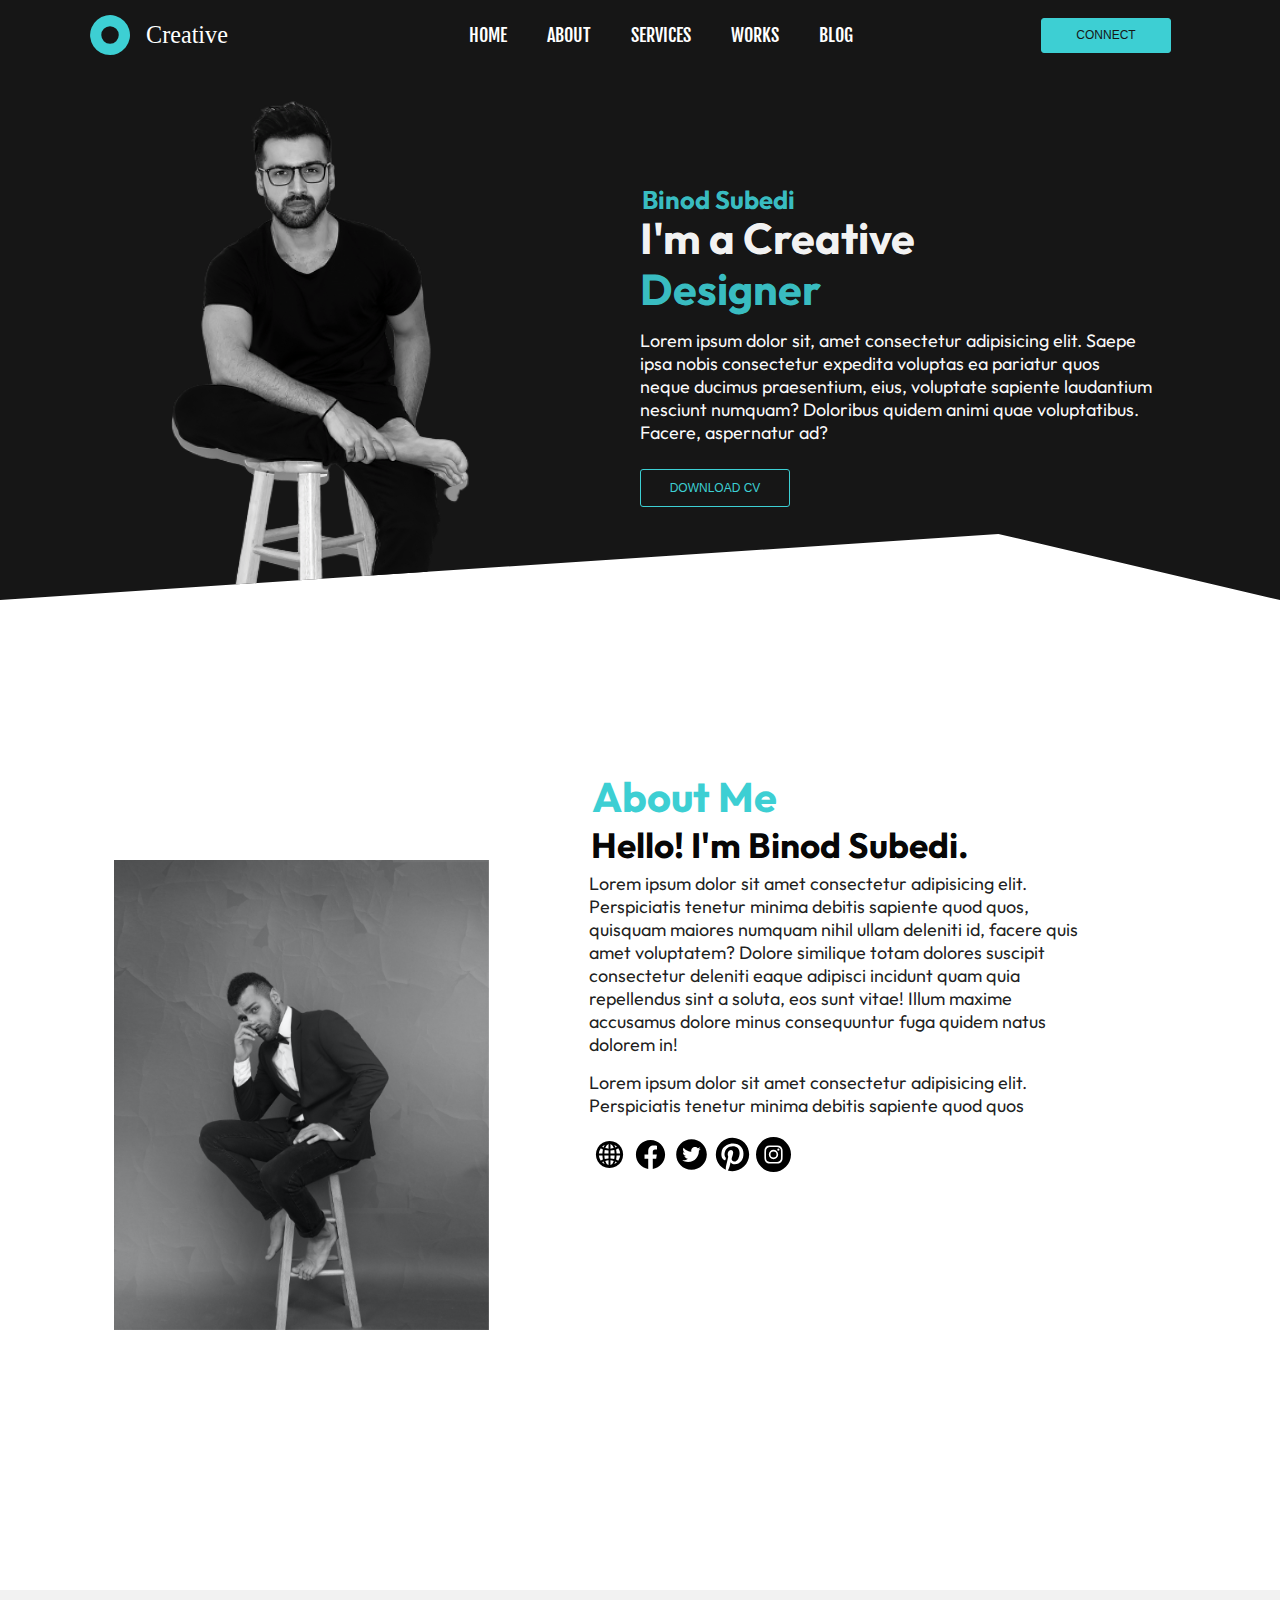
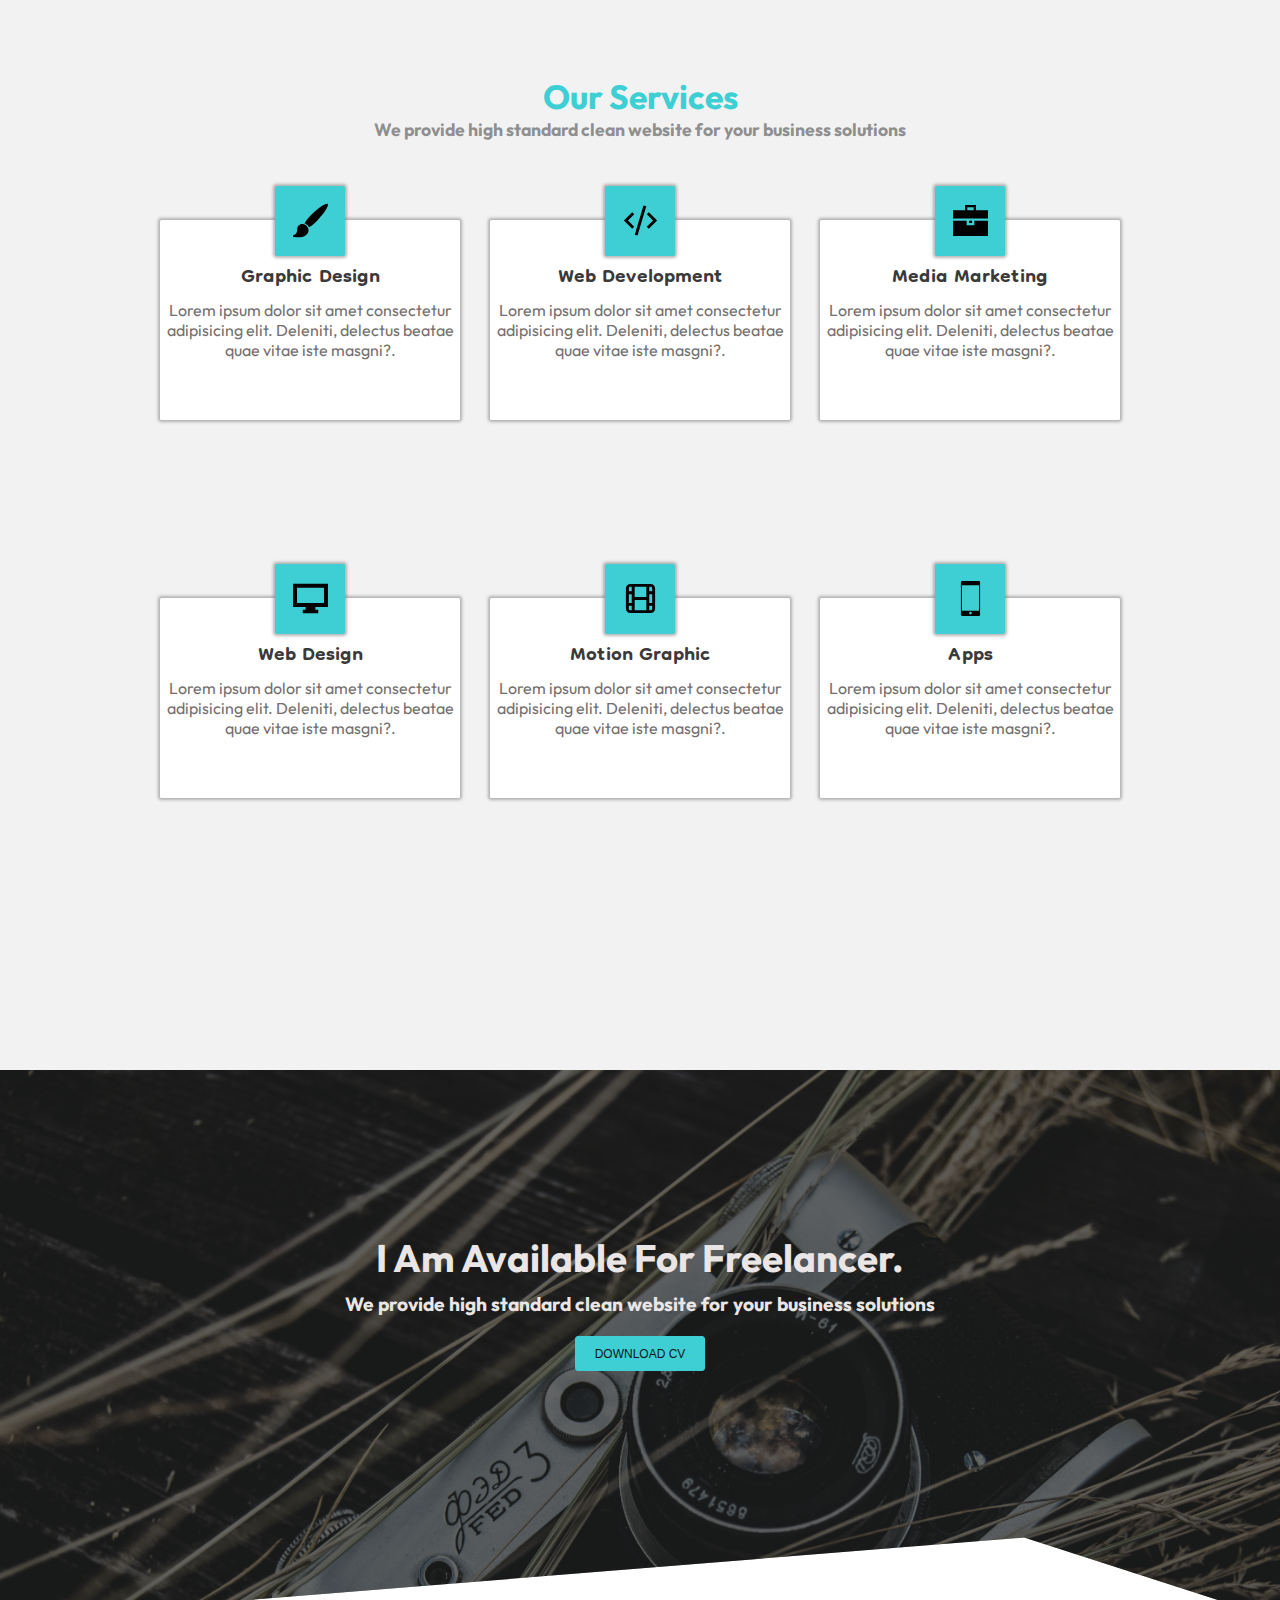
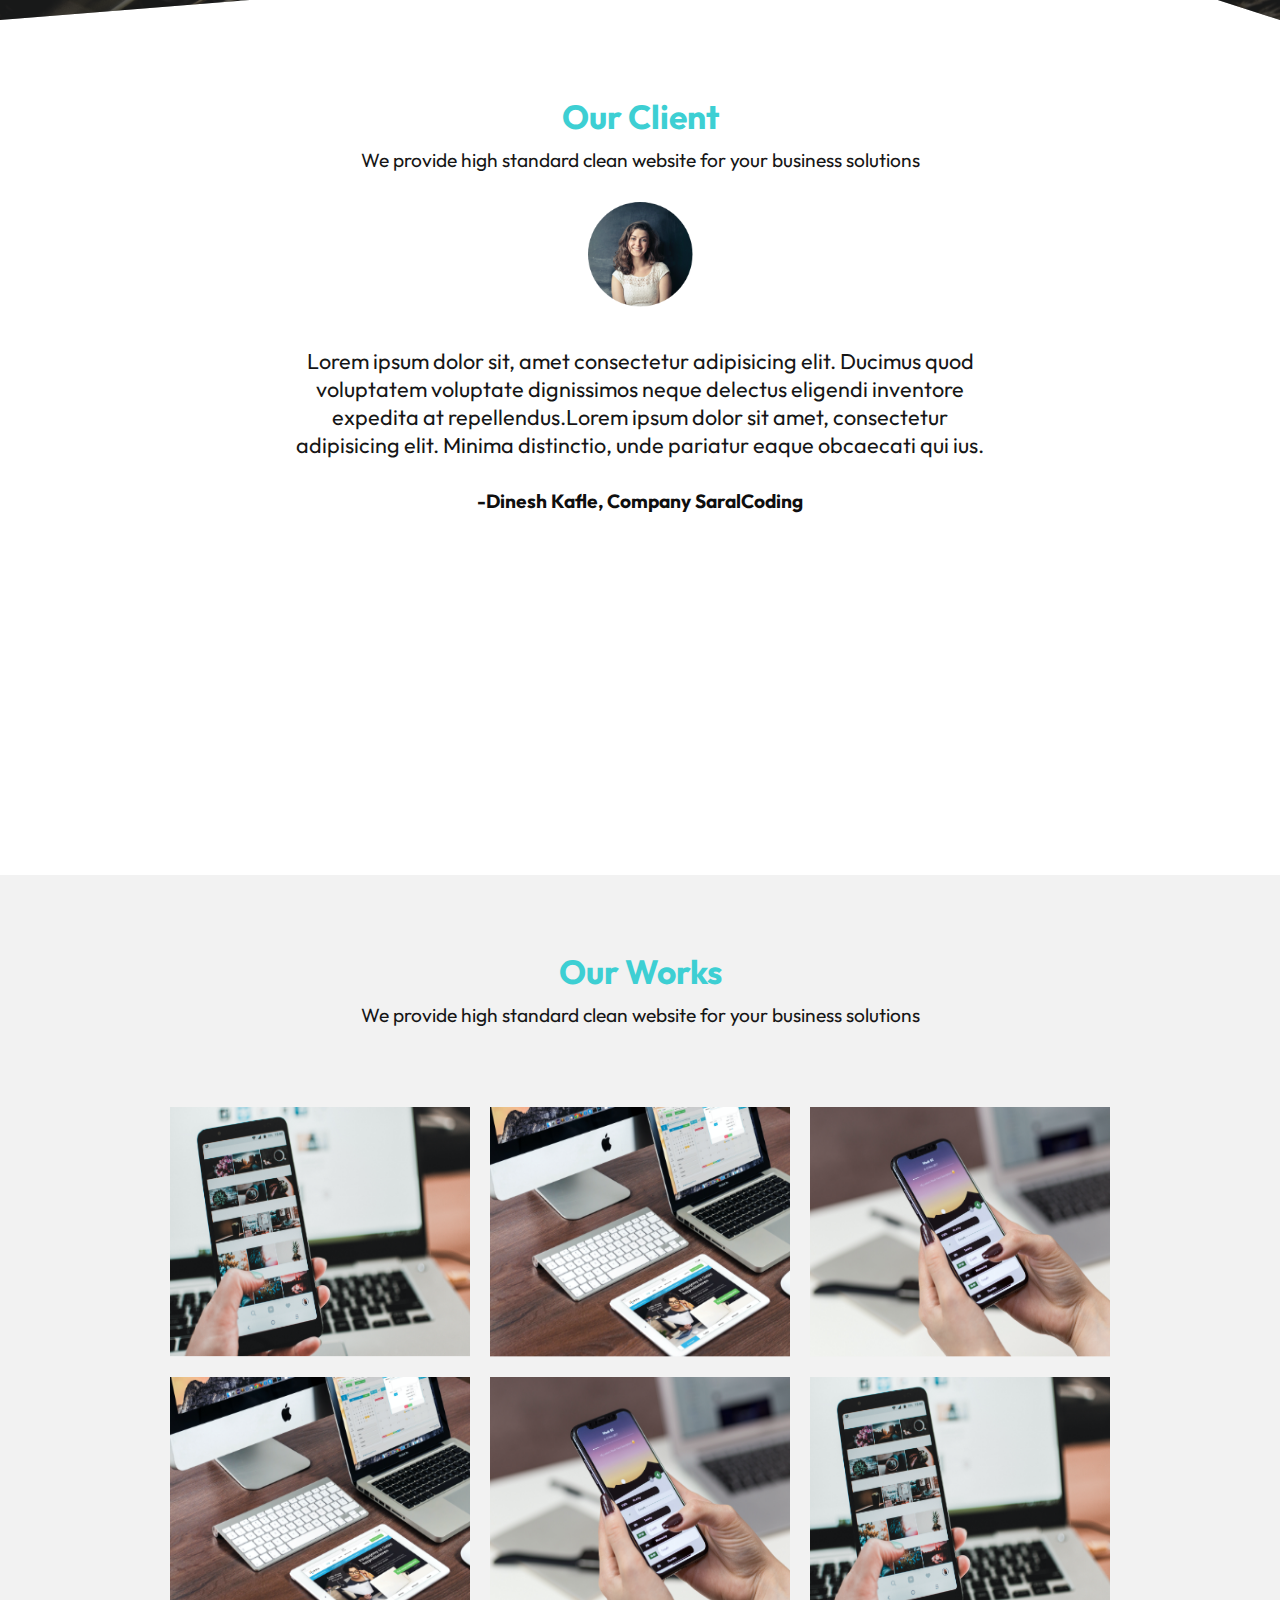
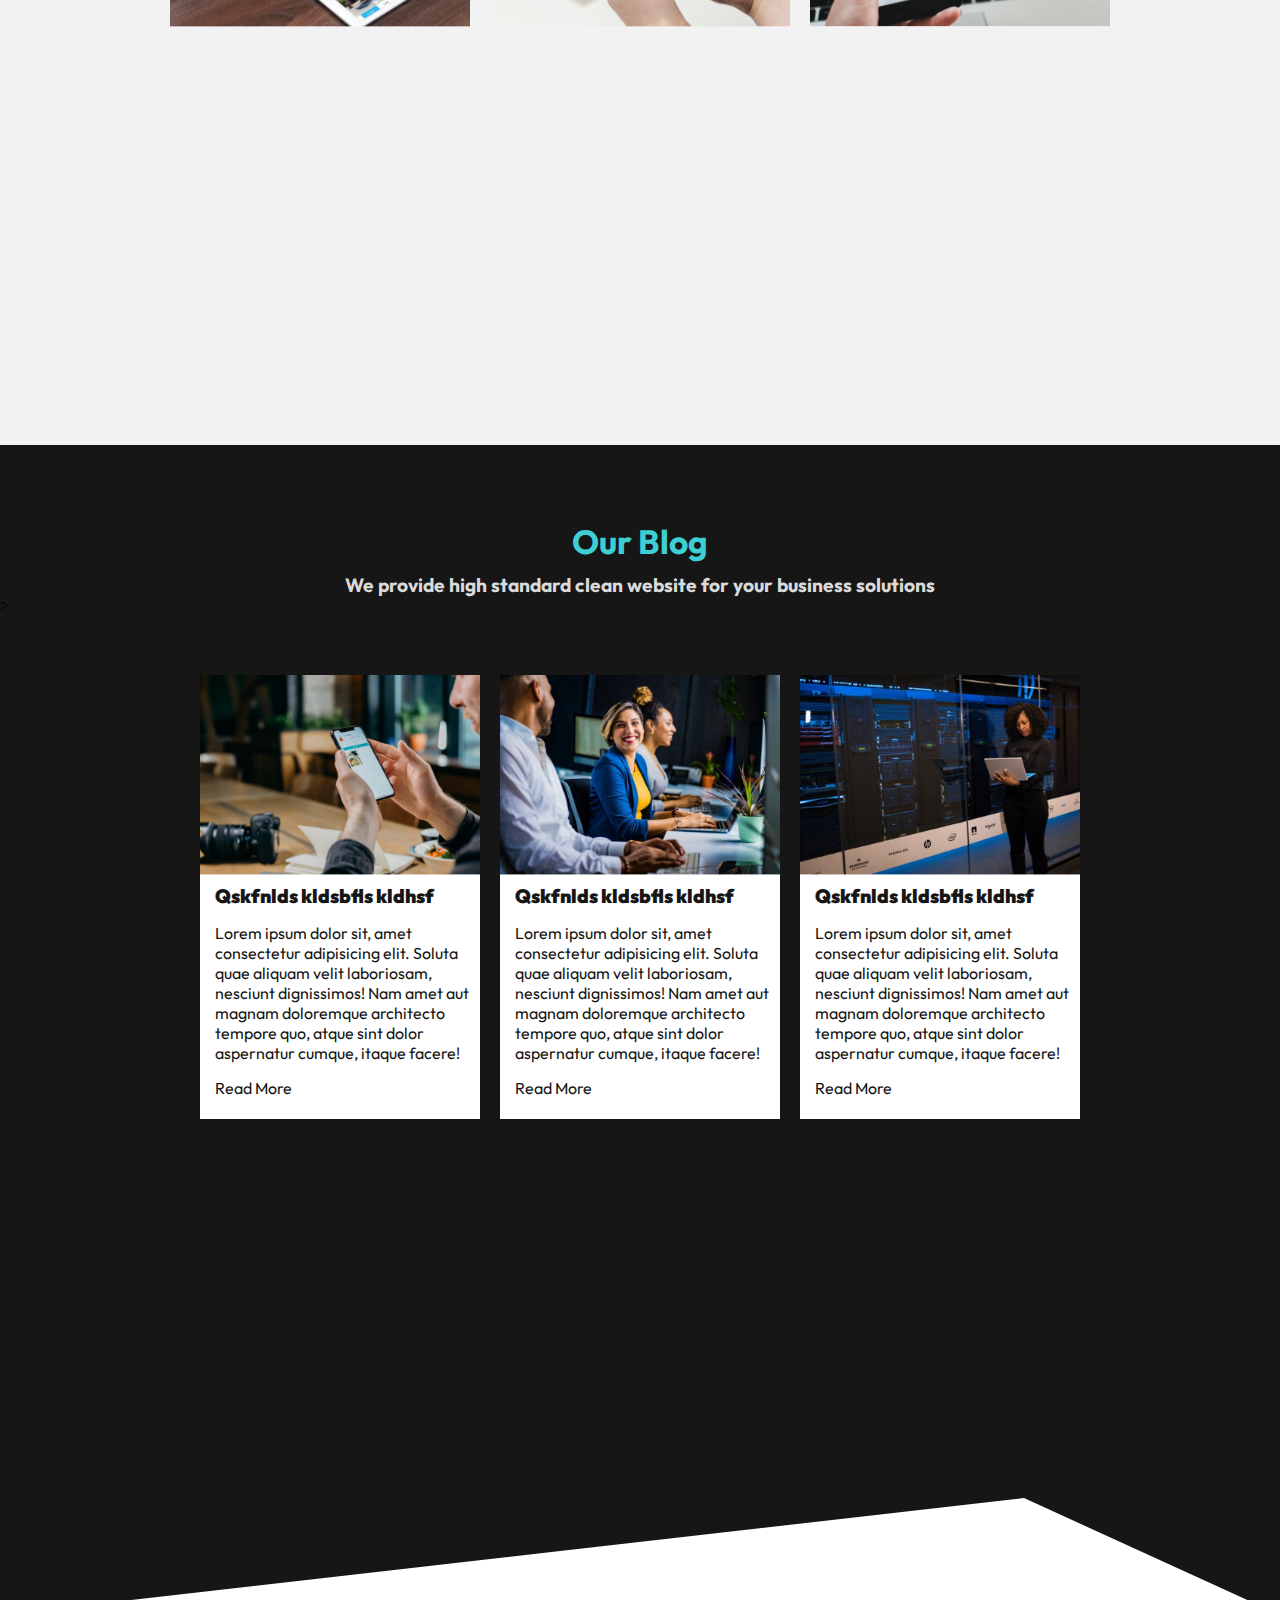
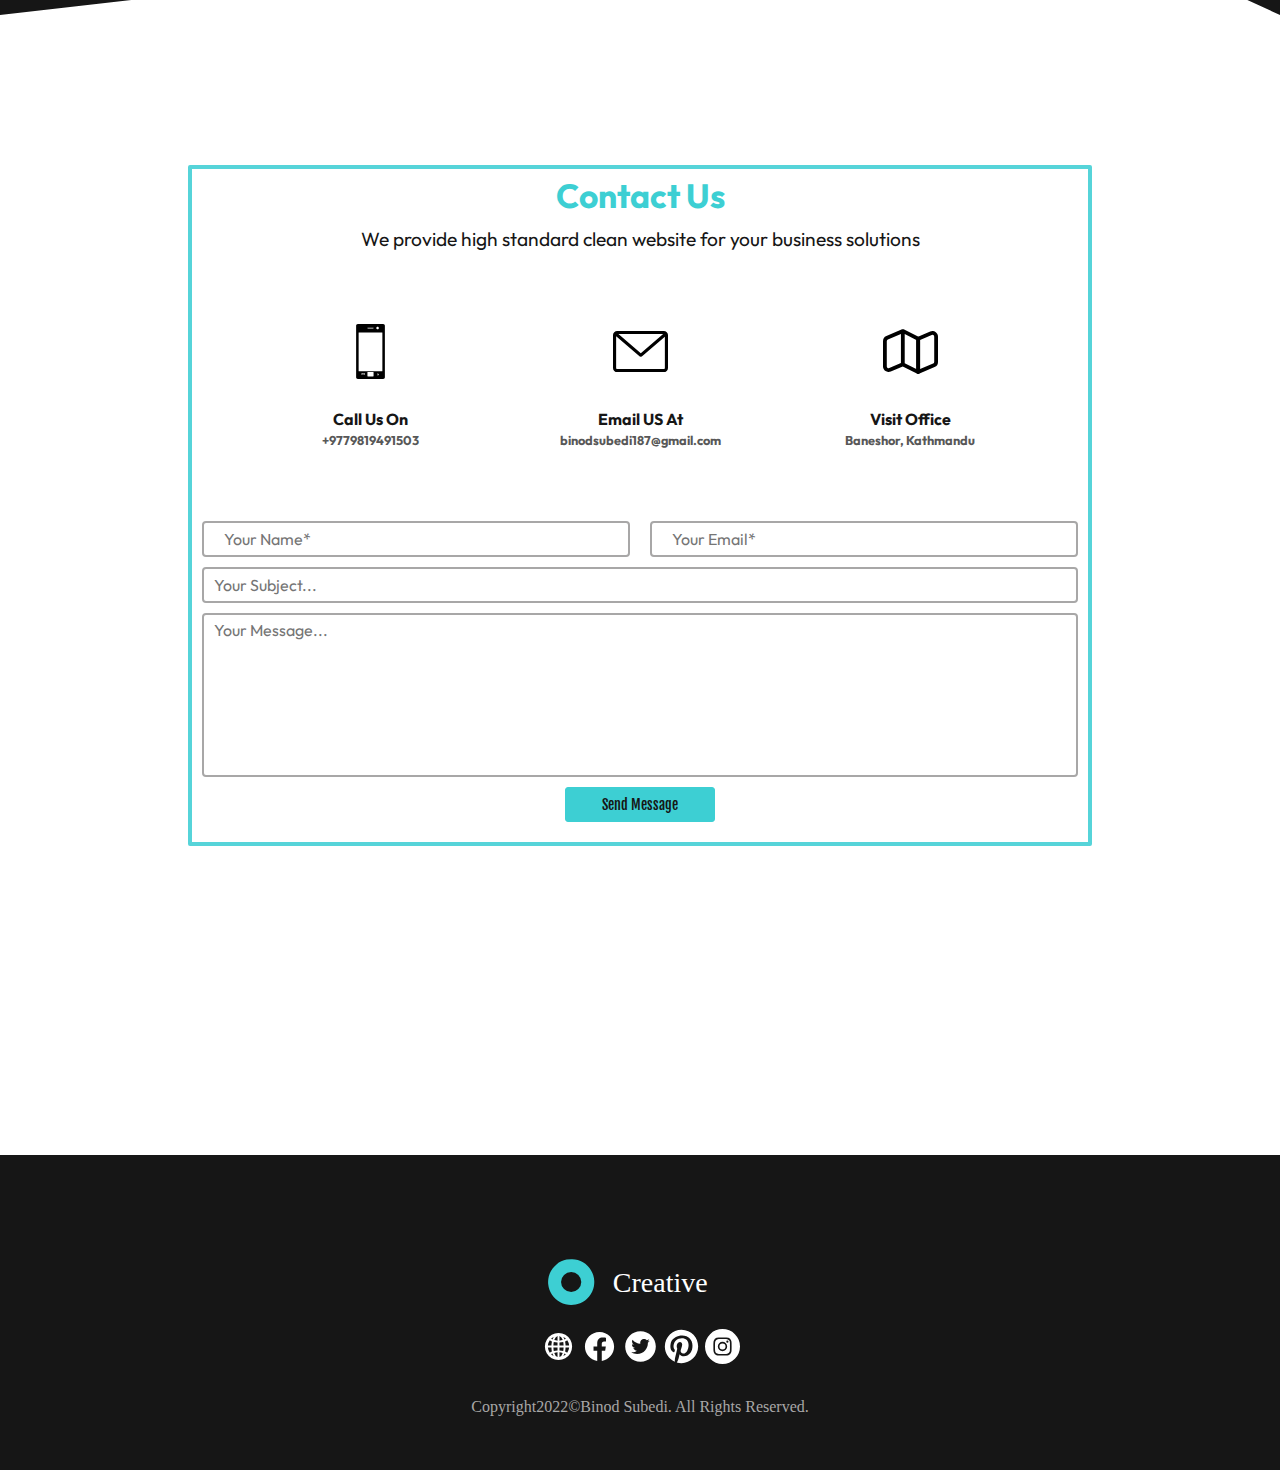
<file: index.html>
<!DOCTYPE html>
<html lang="en">

<head>
    <meta charset="UTF-8">
    <meta http-equiv="X-UA-Compatible" content="IE=edge">
    <meta name="viewport" content="width=device-width, initial-scale=1.0">
    <title>portfolio</title>
    <link rel="stylesheet" href="style.css">
</head>

<body>
    <section id="top">
        <div class="navigation">
            <div class="logo">
                <img src="Svgs/logo.svg" alt="">
            </div>
            <div class="items">
                <a href="#top">HOME</a>
                <a href="#about">ABOUT</a>
                <a href="#services">SERVICES</a>
                <a href="#works">WORKS</a>
                <a href="#blog">BLOG</a>
            </div>
            <div class="connect">
                <button class="connect">CONNECT</button>
            </div>
        </div>



        <div class="landing">

            <div class="photo">
                <img src="Other Pictures/man.png" alt="">
            </div>

            <div class="text">
                <h3
                    style="color:#3bc2c7f8;font-family: 'Outfit', sans-serif;font-size: 1.6rem; position: relative;margin-left: 2px;">
                    Binod Subedi</h3>

                <h1
                    style="color:#fafafaf8;font-family: 'Outfit', sans-serif;font-size: 2.7rem;position: relative;top: -5px;">
                    I'm a Creative</h3>

                    <h1
                        style="color:#3bc2c7f8;font-family: 'Outfit', sans-serif;font-size: 2.7rem;position: relative;top: -8px;">
                        Designer</h3>

                        <p
                            style="color:#fffffff8;font-family: 'Outfit', sans-serif;position: relative; font-size: 18px; margin-top: 5px;">
                            Lorem ipsum dolor sit, amet consectetur adipisicing elit. Saepe ipsa nobis consectetur
                            expedita voluptas ea pariatur quos neque ducimus praesentium, eius, voluptate sapiente
                            laudantium nesciunt numquam? Doloribus quidem animi quae voluptatibus. Facere, aspernatur
                            ad?</p>
                        <button class="button" style="margin-top: 25px;">DOWNLOAD CV</button>
            </div>

        </div>
    </section>

    <section id="about">
        <div class="left">
            <img src="Other Pictures/man-2.png" alt="">
        </div>
        <div class="right">
            <h3
                style="color:#3DCFD3;font-family: 'Outfit', sans-serif;font-size: 2.6rem; position: relative;margin-left: 3px; margin-top: 50px;">
                About Me</h3>
            <h3
                style="color:#000000f8;font-family: 'Outfit', sans-serif;font-size: 2.2rem; position: relative;margin-left: 2px;">
                Hello! I'm Binod Subedi.</h3>

            <p
                style="color:#1b1b1bf8;font-family: 'Outfit', sans-serif;position: relative; font-size: 18px; margin-top: 5px;">
                Lorem ipsum dolor sit amet consectetur adipisicing elit. Perspiciatis tenetur minima debitis sapiente
                quod quos, quisquam maiores numquam nihil ullam deleniti id, facere quis amet voluptatem? Dolore
                similique totam dolores suscipit consectetur deleniti eaque adipisci incidunt quam quia repellendus sint
                a soluta, eos sunt vitae! Illum maxime accusamus dolore minus consequuntur fuga quidem natus dolorem in!
            </p>

            <p
                style="color:#1b1b1bf8;font-family: 'Outfit', sans-serif;position: relative; font-size: 18px; margin-top: 15px;">
                Lorem ipsum dolor sit amet consectetur adipisicing elit. Perspiciatis tenetur minima debitis sapiente
                quod quos </p>

            <div class="social">
                <a href="https://www.youtube.com/c/binodsubedi" target="blank"> <img
                        src="Svgs/website.svg" alt=""></a>
                <a href="https://www.facebook.com/profile.php?id=100076188944055" target="blank"> <img
                        src="Svgs/facebook.svg" alt=""></a>
                <a href="https://www.twitter.com/BinodSubedi178" target="blank"> <img
                        src="Svgs/twitter.svg" alt=""></a>
                <a href="https://www.pinterest.com/binodsubedi187" target="blank"> <img
                        src="Svgs/pinterest.svg" alt=""></a>
                <a href="https://www.instagram.com/binod_subedi18" target="blank"> <img
                        src="Svgs/instagram.svg" alt=""></a>
            </div>
        </div>

    </section>
    <div class="Amazon-affilate-link" style = "display:flex;height:max-content;width:100%;justify-content:center">
<script type="text/javascript" language="javascript">
      var aax_size='728x90';
      var aax_pubname = 'binodsubedi-21';
      var aax_src='302';
    </script>
    <script type="text/javascript" language="javascript" src="http://c.amazon-adsystem.com/aax2/assoc.js"></script>
        </div>
    
    <section id="services">
        <h3>Our Services</h3>
        <h6>We provide high standard clean website for your business solutions</h6>
        <div id="cards">
            <div class="cards">
                <div class="photo2">
                    <img src="Svgs/graphics.svg" alt="">
                </div>

                <div class="text2">
                    <h5>Graphic Design</h5>
                </div>
                <div class="text3">
                    <p>Lorem ipsum dolor sit amet consectetur adipisicing elit. Deleniti, delectus beatae quae vitae
                        iste masgni?.</p>
                </div>
            </div>

            <div class="cards">
                <div class="photo2">
                    <img src="Svgs/development.svg" alt="">
                </div>

                <div class="text2">
                    <h5>Web Development</h5>
                </div>
                <div class="text3">
                    <p>Lorem ipsum dolor sit amet consectetur adipisicing elit. Deleniti, delectus beatae quae vitae
                        iste masgni?.</p>
                </div>
            </div>
            <div class="cards">
                <div class="photo2">
                    <img src="Svgs/marketing.svg" alt="">
                </div>

                <div class="text2">
                    <h5>Media Marketing</h5>
                </div>
                <div class="text3">
                    <p>Lorem ipsum dolor sit amet consectetur adipisicing elit. Deleniti, delectus beatae quae vitae
                        iste masgni?.</p>
                </div>
            </div>
            <div class="cards">
                <div class="photo2">
                    <img src="Svgs/tv.svg" alt="">
                </div>

                <div class="text2">
                    <h5>Web Design</h5>
                </div>
                <div class="text3">
                    <p>Lorem ipsum dolor sit amet consectetur adipisicing elit. Deleniti, delectus beatae quae vitae
                        iste masgni?.</p>
                </div>
            </div>
            <div class="cards">
                <div class="photo2">
                    <img src="Svgs/video.svg" alt="">
                </div>

                <div class="text2">
                    <h5>Motion Graphic</h5>
                </div>
                <div class="text3">
                    <p>Lorem ipsum dolor sit amet consectetur adipisicing elit. Deleniti, delectus beatae quae vitae
                        iste masgni?.</p>
                </div>
            </div>
            <div class="cards">
                <div class="photo2">
                    <img src="Svgs/apps.svg" alt="">
                </div>

                <div class="text2">
                    <h5>Apps</h5>
                </div>
                <div class="text3">
                    <p>Lorem ipsum dolor sit amet consectetur adipisicing elit. Deleniti, delectus beatae quae vitae
                        iste masgni?.</p>
                </div>
            </div>
        </div>
    </section>
    <section id="opacity">
        <section id="freelance">
            <div class="align">
                <h1>I Am Available For Freelancer.</h1>
                <h6>We provide high standard clean website for your business solutions</h6>
                <div class="connect2">
                    <button>DOWNLOAD CV</button>
                </div>
            </div>
        </section>
    </section>

    <section id="client">
        <h1>Our Client</h1>
        <p>We provide high standard clean website for your business solutions</p>
        <img src="Other Pictures/lady.png" alt="">
        <p style="font-size: 1.35rem;">Lorem ipsum dolor sit, amet consectetur adipisicing elit. Ducimus quod voluptatem
            voluptate dignissimos neque
            delectus eligendi inventore expedita at repellendus.Lorem ipsum dolor sit amet, consectetur adipisicing
            elit. Minima distinctio, unde pariatur eaque obcaecati qui ius.</p>
        <h3>-Dinesh Kafle, Company SaralCoding</h3>
    </section>

    <section id="works">
        <h1>Our Works</h1>
        <p>We provide high standard clean website for your business solutions</p>
        <div class="grid">
            <img src="Other Pictures/ph-1.png" alt="">
            <img src="Other Pictures/ph-2.png" alt="">
            <img src="Other Pictures/ph-3.png" alt="">
            <img src="Other Pictures/ph-2.png" alt="">
            <img src="Other Pictures/ph-3.png" alt="">
            <img src="Other Pictures/ph-1.png" alt="">
        </div>
    </section>

    <section id="blog">
        <h1>Our Blog</h1>
        <h2>We provide high standard clean website for your business solutions</h2>>
        <div class="article">
            <div class="articlecards">
                <img src="Other Pictures/article-ph-1.png" alt="">
                <div class="seto">
                    <h3>Qskfnlds kldsbfls kldhsf</h3>
                    <p>Lorem ipsum dolor sit, amet consectetur adipisicing elit. Soluta quae aliquam velit laboriosam,
                        nesciunt dignissimos! Nam amet aut magnam doloremque architecto tempore quo, atque sint dolor
                        aspernatur cumque, itaque facere!</p>
                    <a href="#"
                        style="text-decoration: none; color: #161616; padding-left: 15px; position:relative; top: 15px; font-family:'Outfit', sans-serif;">Read
                        More</a>
                </div>
            </div>
            <div class="articlecards">
                <img src="Other Pictures/article-ph-2.png" alt="">
                <div class="seto">
                    <h3>Qskfnlds kldsbfls kldhsf</h3>
                    <p>Lorem ipsum dolor sit, amet consectetur adipisicing elit. Soluta quae aliquam velit laboriosam,
                        nesciunt dignissimos! Nam amet aut magnam doloremque architecto tempore quo, atque sint dolor
                        aspernatur cumque, itaque facere!</p>
                    <a href="#"
                        style="text-decoration: none; color: #161616; padding-left: 15px; position:relative; top: 15px; font-family:'Outfit', sans-serif;">Read
                        More</a>
                </div>
            </div>
            <div class="articlecards">
                <img src="Other Pictures/article-ph-3.png" alt="">
                <div class="seto">
                    <h3>Qskfnlds kldsbfls kldhsf</h3>
                    <p>Lorem ipsum dolor sit, amet consectetur adipisicing elit. Soluta quae aliquam velit laboriosam,
                        nesciunt dignissimos! Nam amet aut magnam doloremque architecto tempore quo, atque sint dolor
                        aspernatur cumque, itaque facere!</p>
                    <a href="#"
                        style="text-decoration: none; color: #161616; padding-left: 15px; position:relative; top: 15px; font-family:'Outfit', sans-serif;">Read
                        More</a>
                </div>
            </div>
        </div>
    </section>

    <section id="contact">
        <div class="border">
            <h1>Contact Us</h1>
            <p>We provide high standard clean website for your business solutions</p>
            <div class="mathi">
                <div class="icons">
                    <img src="Svgs/phone.svg" alt="">
                    <h2>Call Us On</h2>
                    <h3>+9779819491503</h3>
                </div>
                <div class="icons">
                    <img src="Svgs/mail.svg" alt="">
                    <h2>Email US At</h2>
                    <h3>binodsubedi187@gmail.com</h3>
                </div>
                <div class="icons">
                    <img src="Svgs/maps.svg" alt="">
                    <h2>Visit Office</h2>
                    <h3>Baneshor, Kathmandu</h3>
                </div>
            </div>

            <div class="tala">
                <div class="short">
                    <input type="text" name="name" placeholder="Your Name*">
                    <input type="email" name="email" id="" placeholder="Your Email*">
                </div>
                <div class="long">
                    <input type="text" name="subject" id="" placeholder="Your Subject...">
                    <textarea name="message" id="" cols="30" rows="10" placeholder="Your Message..."></textarea>
                </div>
                <div class="submit">
                    <a href="https://mail.google.com"><button>Send Message</button></a>
                </div>
            </div>
        </div>
    </section>

    <section id="footer">
        <div class="footerlogo">
            <img src="Svgs/logo.svg" alt="">
        </div>
        <div class="social" style="filter: invert(100%);">
            <a href="https://www.youtube.com/c/binodsubedi" target="blank"> <img src="Svgs/website.svg"
                    alt=""></a>
            <a href="https://www.facebook.com/profile.php?id=100076188944055" target="blank"> <img
                    src="Svgs/facebook.svg" alt=""></a>
            <a href="https://www.twitter.com/BinodSubedi178" target="blank"> <img src="Svgs/twitter.svg"
                    alt=""></a>
            <a href="https://www.pinterest.com/binodsubedi187" target="blank"> <img
                    src="Svgs/pinterest.svg" alt=""></a>
            <a href="https://www.instagram.com/binod_subedi18" target="blank"> <img
                    src="Svgs/instagram.svg" alt=""></a>
        </div>

        <div class="copyright">
            <p>Copyright2022&copy;Binod Subedi. All Rights Reserved.</p>
        </div>
    </section>
        
</body>

</html>
</file>
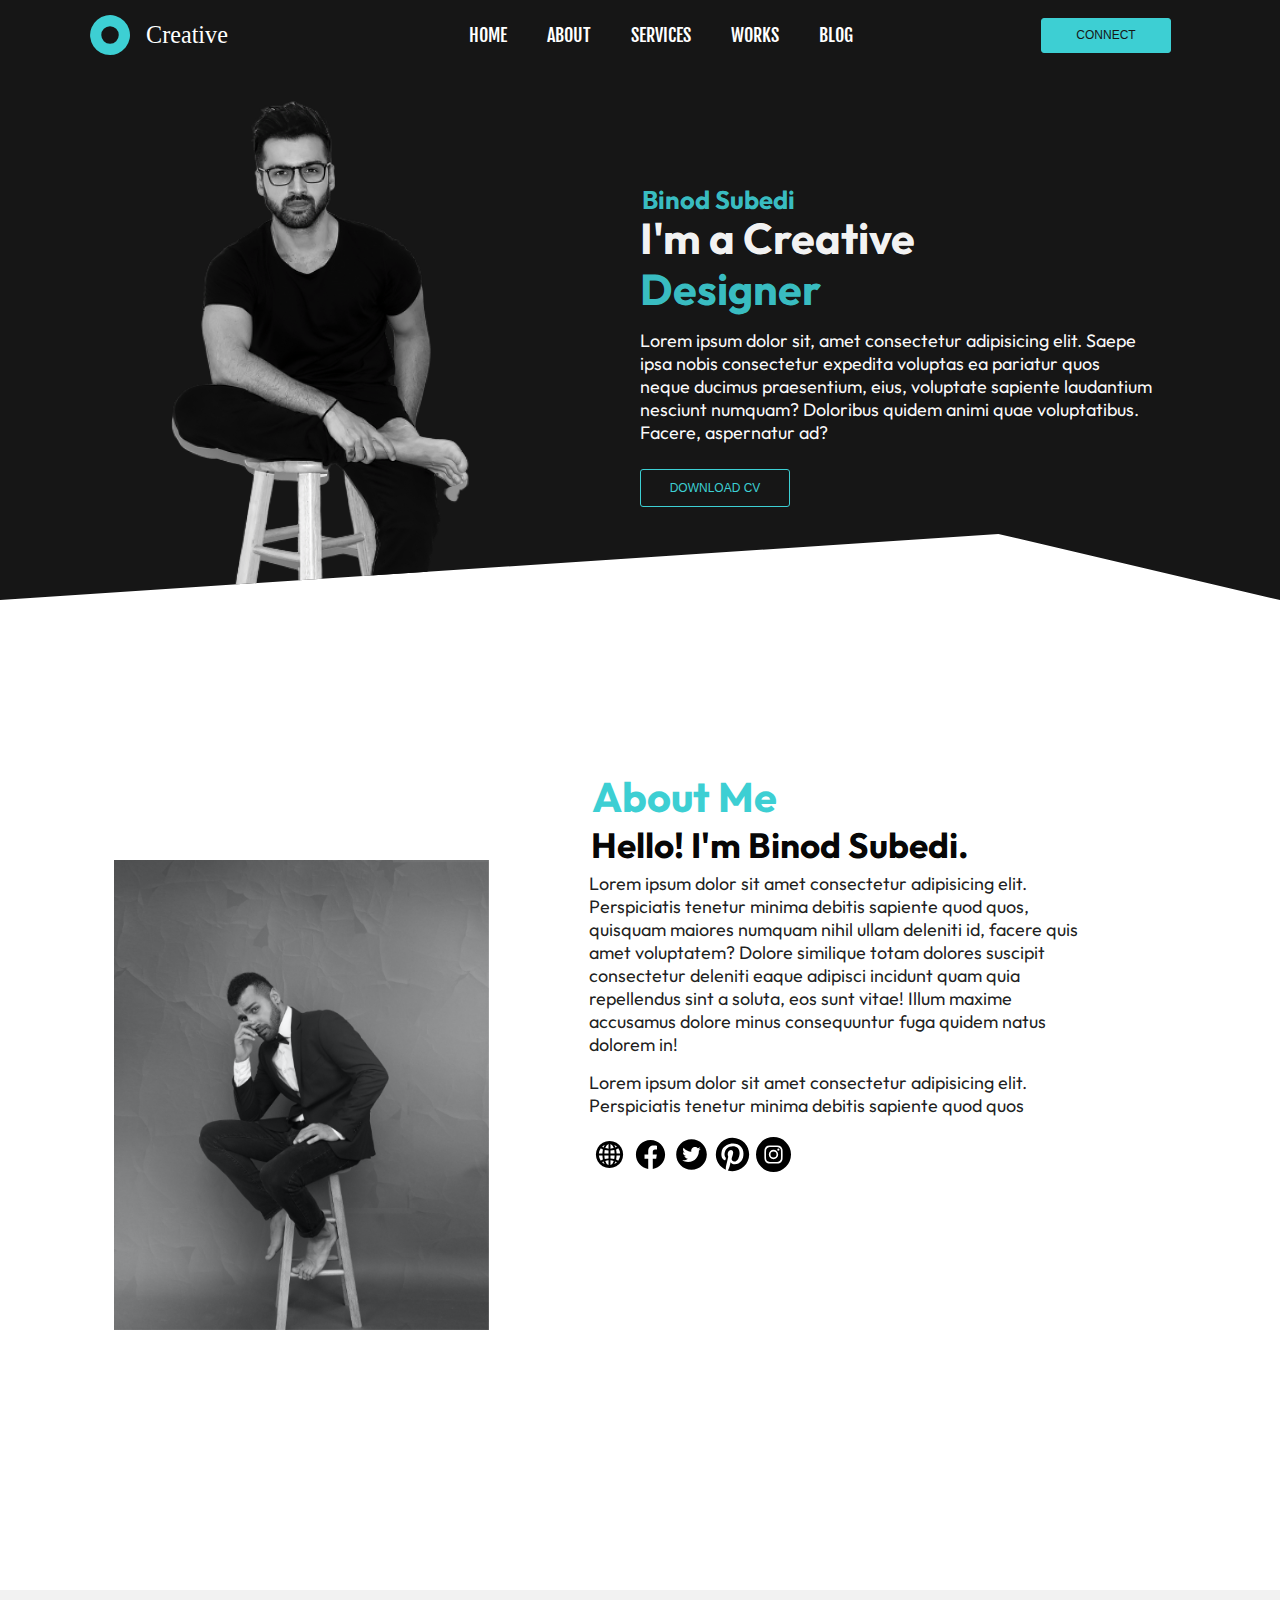
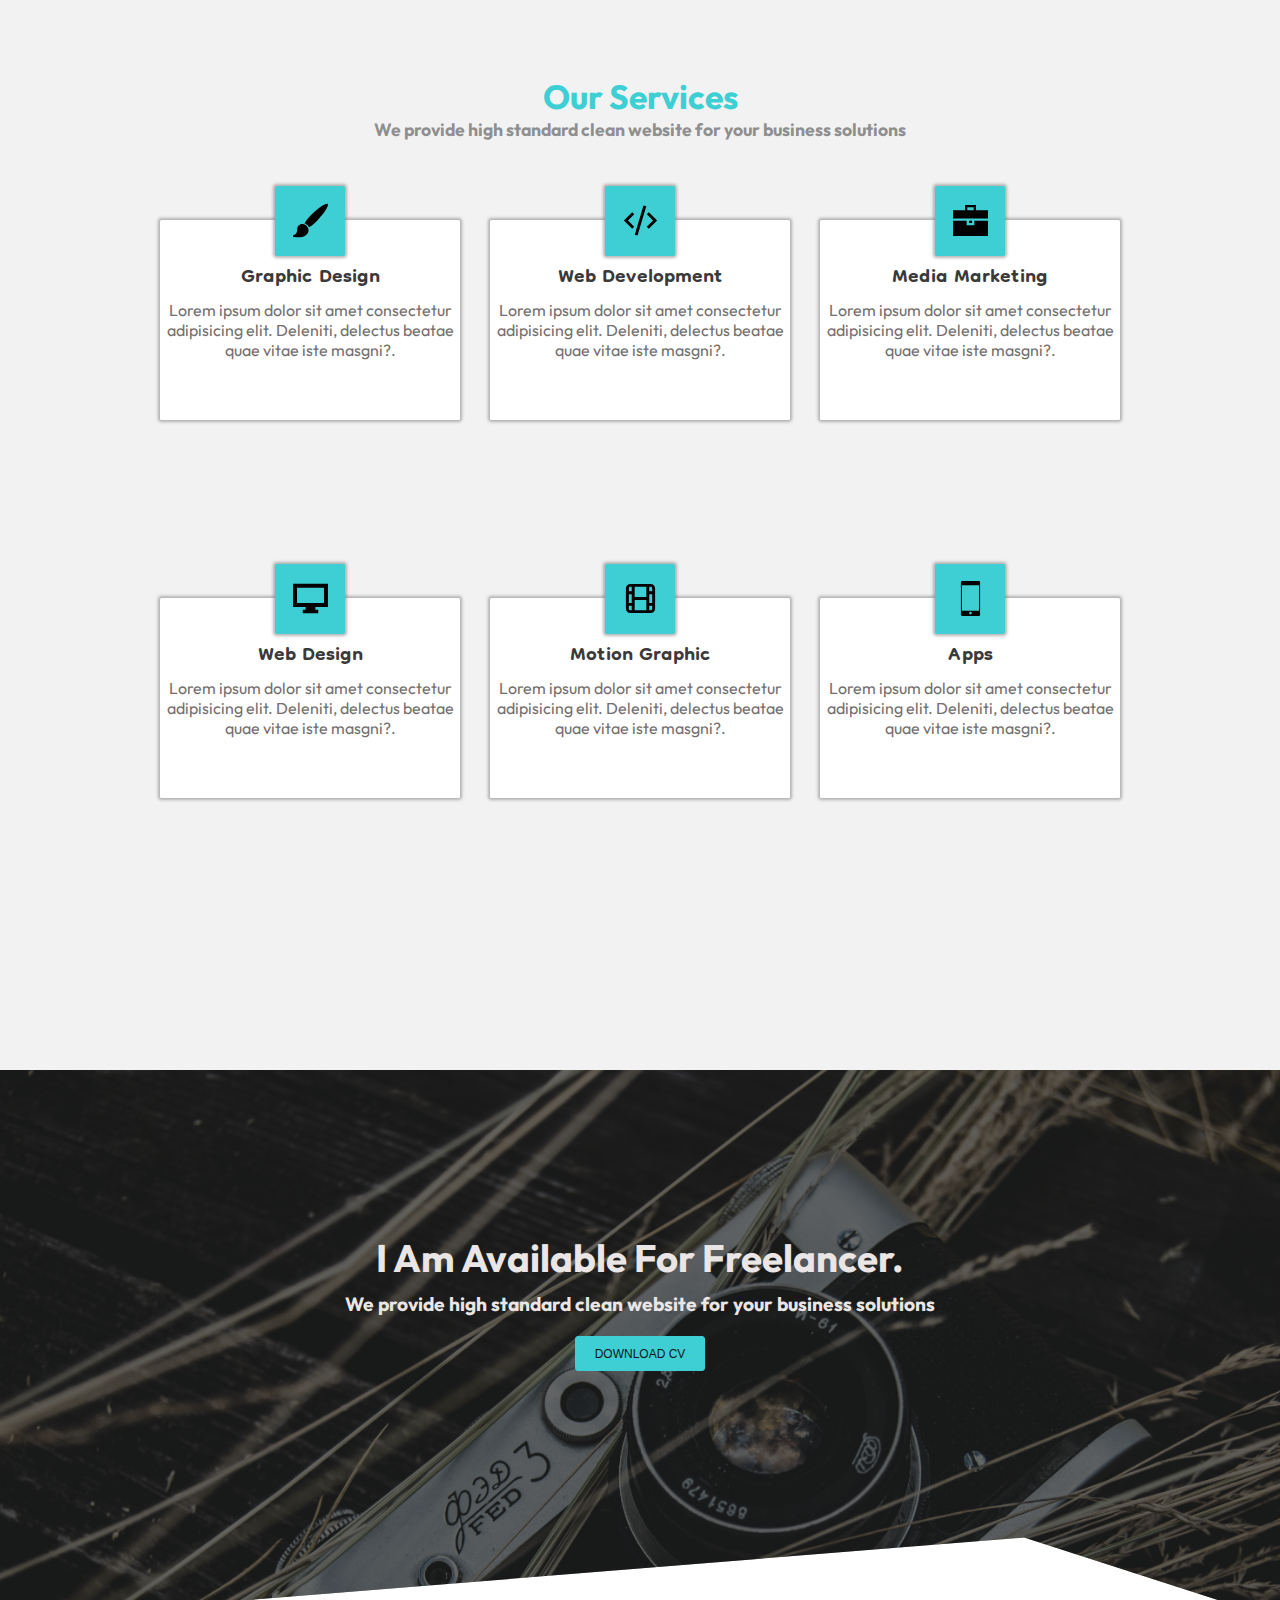
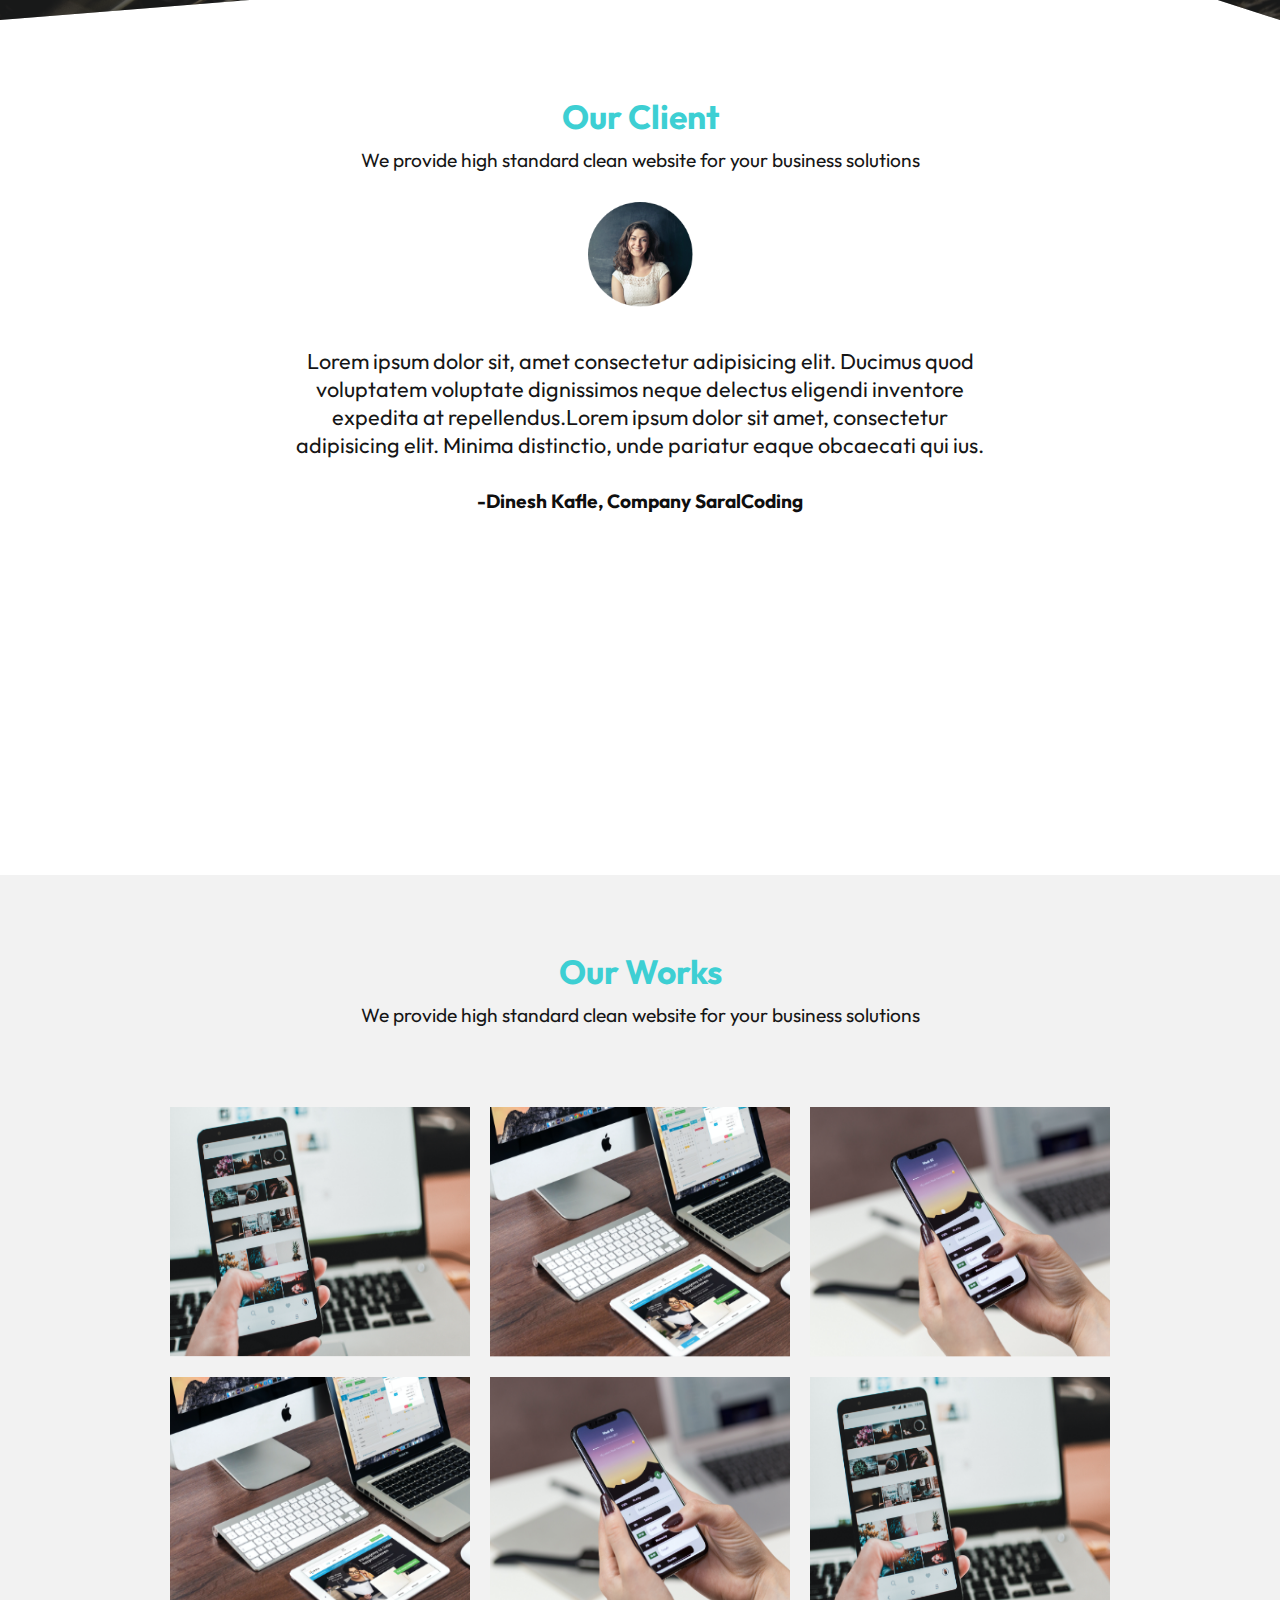
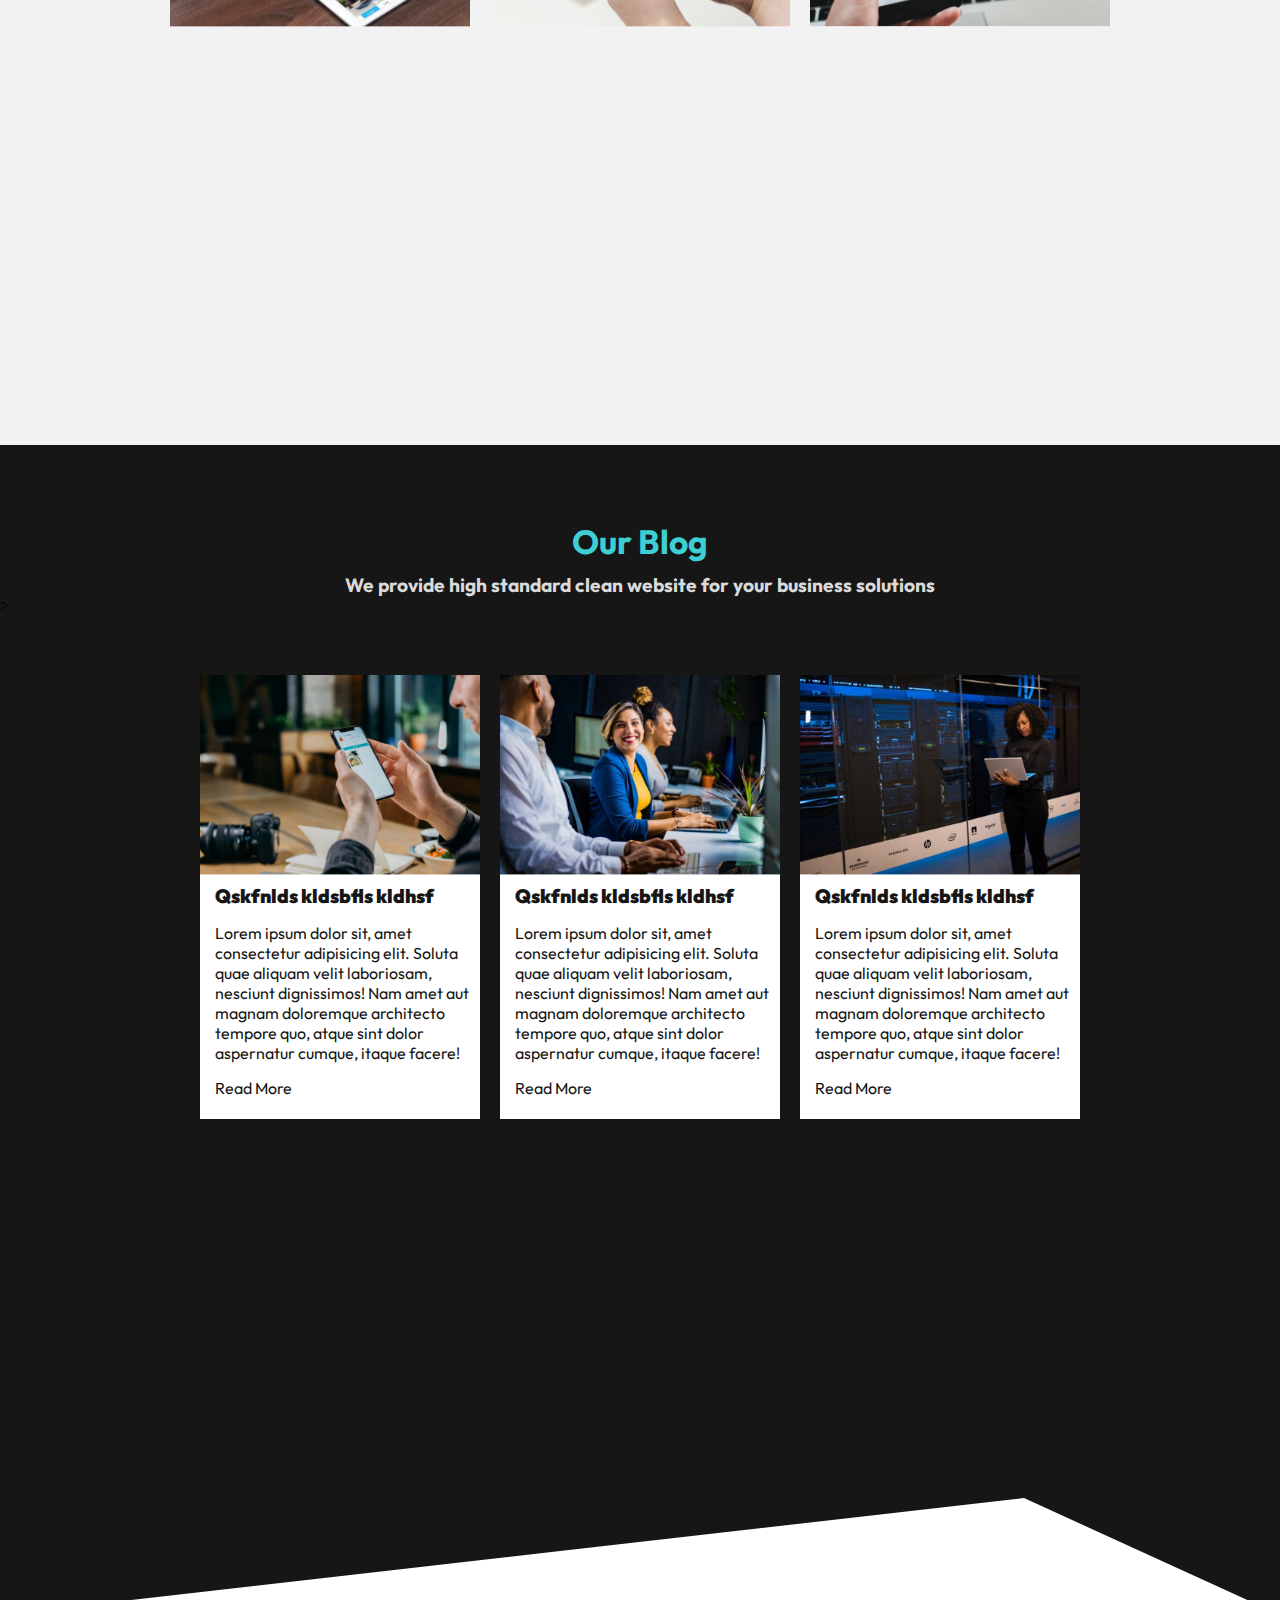
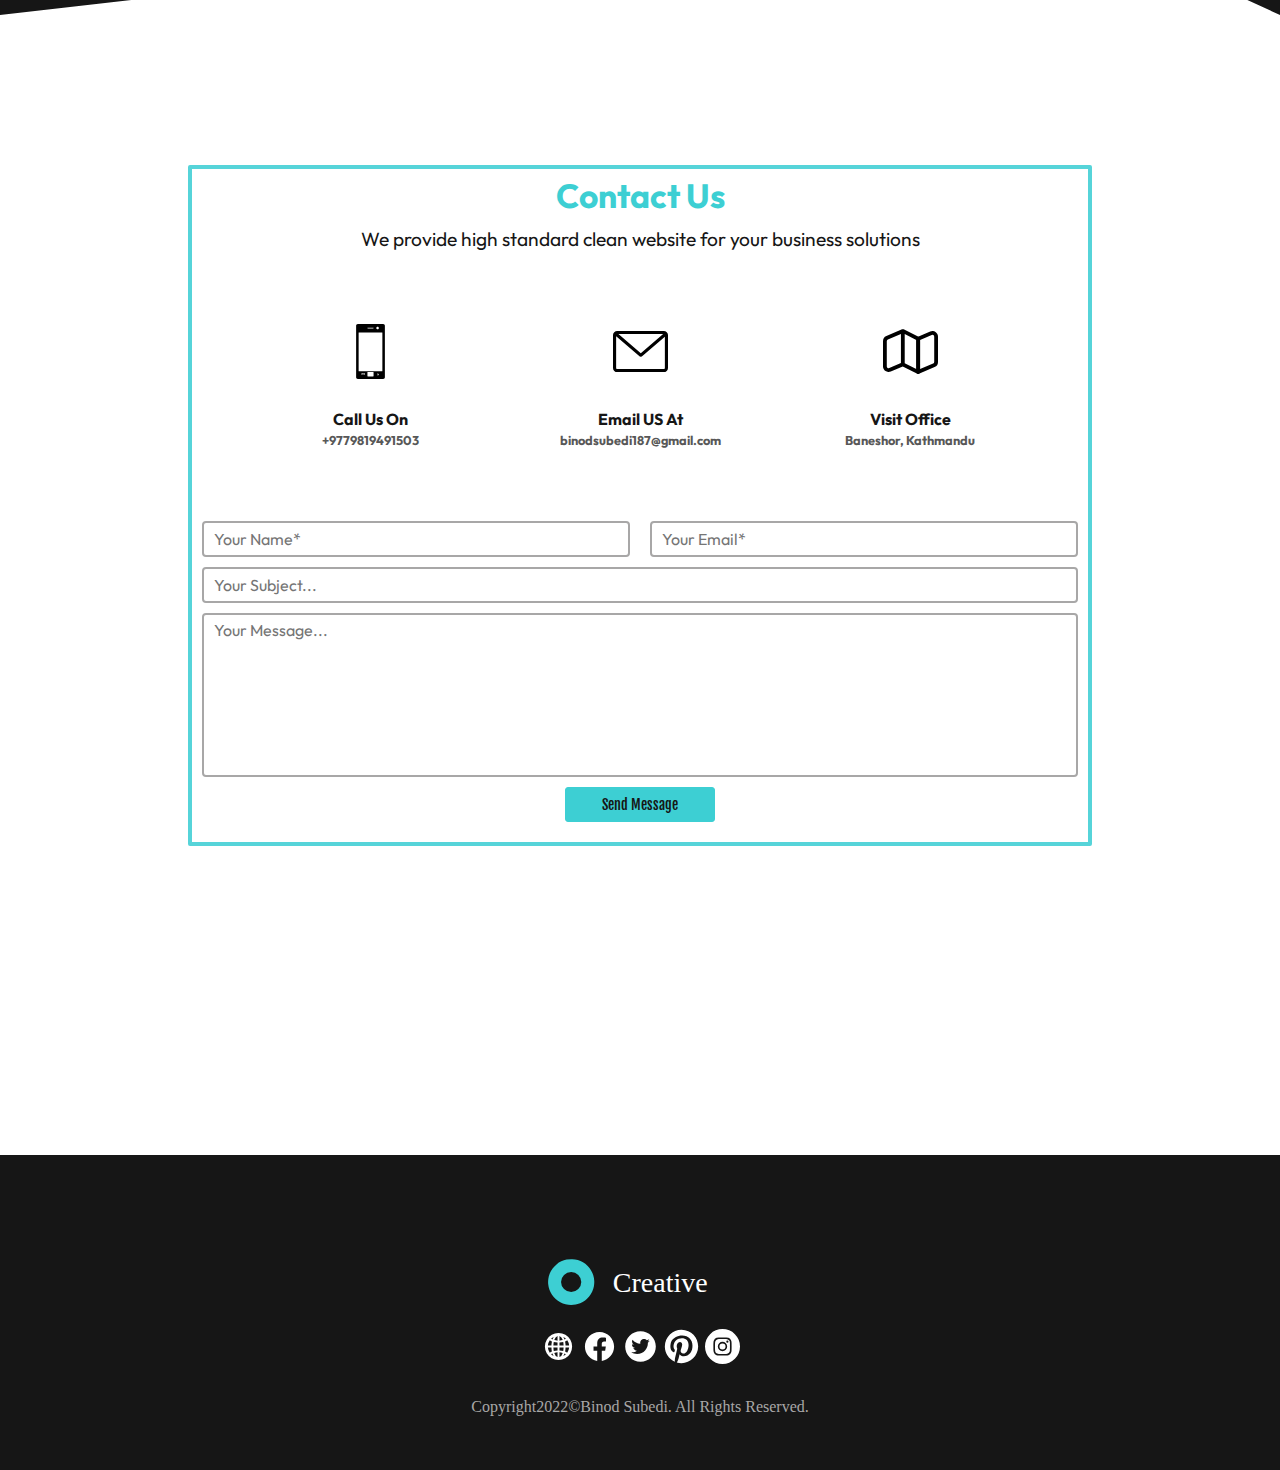
<file: Html, Css Java/index.html>
<!DOCTYPE html>
<html lang="en">

<head>
    <meta charset="UTF-8">
    <meta http-equiv="X-UA-Compatible" content="IE=edge">
    <meta name="viewport" content="width=device-width, initial-scale=1.0">
    <title>portfolio</title>
    <link rel="stylesheet" href="style.css">
</head>

<body>
    <section id="top">
        <div class="navigation">
            <div class="logo">
                <img src="../Svgs/logo.svg" alt="">
            </div>
            <div class="items">
                <a href="#top">HOME</a>
                <a href="#about">ABOUT</a>
                <a href="#services">SERVICES</a>
                <a href="#works">WORKS</a>
                <a href="#blog">BLOG</a>
            </div>
            <div class="connect">
                <button class="connect">CONNECT</button>
            </div>
        </div>



        <div class="landing">

            <div class="photo">
                <img src="../Other Pictures/man.png" alt="">
            </div>

            <div class="text">
                <h3
                    style="color:#3bc2c7f8;font-family: 'Outfit', sans-serif;font-size: 1.6rem; position: relative;margin-left: 2px;">
                    Binod Subedi</h3>

                <h1
                    style="color:#fafafaf8;font-family: 'Outfit', sans-serif;font-size: 2.7rem;position: relative;top: -5px;">
                    I'm a Creative</h3>

                    <h1
                        style="color:#3bc2c7f8;font-family: 'Outfit', sans-serif;font-size: 2.7rem;position: relative;top: -8px;">
                        Designer</h3>

                        <p
                            style="color:#fffffff8;font-family: 'Outfit', sans-serif;position: relative; font-size: 18px; margin-top: 5px;">
                            Lorem ipsum dolor sit, amet consectetur adipisicing elit. Saepe ipsa nobis consectetur
                            expedita voluptas ea pariatur quos neque ducimus praesentium, eius, voluptate sapiente
                            laudantium nesciunt numquam? Doloribus quidem animi quae voluptatibus. Facere, aspernatur
                            ad?</p>
                        <button class="button" style="margin-top: 25px;">DOWNLOAD CV</button>
            </div>

        </div>
    </section>

    <section id="about">
        <div class="left">
            <img src="../Other Pictures/man-2.png" alt="">
        </div>
        <div class="right">
            <h3
                style="color:#3DCFD3;font-family: 'Outfit', sans-serif;font-size: 2.6rem; position: relative;margin-left: 3px; margin-top: 50px;">
                About Me</h3>
            <h3
                style="color:#000000f8;font-family: 'Outfit', sans-serif;font-size: 2.2rem; position: relative;margin-left: 2px;">
                Hello! I'm Binod Subedi.</h3>

            <p
                style="color:#1b1b1bf8;font-family: 'Outfit', sans-serif;position: relative; font-size: 18px; margin-top: 5px;">
                Lorem ipsum dolor sit amet consectetur adipisicing elit. Perspiciatis tenetur minima debitis sapiente
                quod quos, quisquam maiores numquam nihil ullam deleniti id, facere quis amet voluptatem? Dolore
                similique totam dolores suscipit consectetur deleniti eaque adipisci incidunt quam quia repellendus sint
                a soluta, eos sunt vitae! Illum maxime accusamus dolore minus consequuntur fuga quidem natus dolorem in!
            </p>

            <p
                style="color:#1b1b1bf8;font-family: 'Outfit', sans-serif;position: relative; font-size: 18px; margin-top: 15px;">
                Lorem ipsum dolor sit amet consectetur adipisicing elit. Perspiciatis tenetur minima debitis sapiente
                quod quos </p>

            <div class="social">
                <a href="https://www.youtube.com/c/binodsubedi" target="blank"> <img
                        src="../Svgs/website.svg" alt=""></a>
                <a href="https://www.facebook.com/profile.php?id=100076188944055" target="blank"> <img
                        src="../Svgs/facebook.svg" alt=""></a>
                <a href="https://www.twitter.com/BinodSubedi178" target="blank"> <img
                        src="../Svgs/twitter.svg" alt=""></a>
                <a href="https://www.pinterest.com/binodsubedi187" target="blank"> <img
                        src="../Svgs/pinterest.svg" alt=""></a>
                <a href="https://www.instagram.com/binod_subedi18" target="blank"> <img
                        src="../Svgs/instagram.svg" alt=""></a>
            </div>
        </div>

    </section>

    <section id="services">
        <h3>Our Services</h3>
        <h6>We provide high standard clean website for your business solutions</h6>
        <div id="cards">
            <div class="cards">
                <div class="photo2">
                    <img src="../Svgs/graphics.svg" alt="">
                </div>

                <div class="text2">
                    <h5>Graphic Design</h5>
                </div>
                <div class="text3">
                    <p>Lorem ipsum dolor sit amet consectetur adipisicing elit. Deleniti, delectus beatae quae vitae
                        iste masgni?.</p>
                </div>
            </div>

            <div class="cards">
                <div class="photo2">
                    <img src="../Svgs/development.svg" alt="">
                </div>

                <div class="text2">
                    <h5>Web Development</h5>
                </div>
                <div class="text3">
                    <p>Lorem ipsum dolor sit amet consectetur adipisicing elit. Deleniti, delectus beatae quae vitae
                        iste masgni?.</p>
                </div>
            </div>
            <div class="cards">
                <div class="photo2">
                    <img src="../Svgs/marketing.svg" alt="">
                </div>

                <div class="text2">
                    <h5>Media Marketing</h5>
                </div>
                <div class="text3">
                    <p>Lorem ipsum dolor sit amet consectetur adipisicing elit. Deleniti, delectus beatae quae vitae
                        iste masgni?.</p>
                </div>
            </div>
            <div class="cards">
                <div class="photo2">
                    <img src="../Svgs/tv.svg" alt="">
                </div>

                <div class="text2">
                    <h5>Web Design</h5>
                </div>
                <div class="text3">
                    <p>Lorem ipsum dolor sit amet consectetur adipisicing elit. Deleniti, delectus beatae quae vitae
                        iste masgni?.</p>
                </div>
            </div>
            <div class="cards">
                <div class="photo2">
                    <img src="../Svgs/video.svg" alt="">
                </div>

                <div class="text2">
                    <h5>Motion Graphic</h5>
                </div>
                <div class="text3">
                    <p>Lorem ipsum dolor sit amet consectetur adipisicing elit. Deleniti, delectus beatae quae vitae
                        iste masgni?.</p>
                </div>
            </div>
            <div class="cards">
                <div class="photo2">
                    <img src="../Svgs/apps.svg" alt="">
                </div>

                <div class="text2">
                    <h5>Apps</h5>
                </div>
                <div class="text3">
                    <p>Lorem ipsum dolor sit amet consectetur adipisicing elit. Deleniti, delectus beatae quae vitae
                        iste masgni?.</p>
                </div>
            </div>
        </div>
    </section>
    <section id="opacity">
        <section id="freelance">
            <div class="align">
                <h1>I Am Available For Freelancer.</h1>
                <h6>We provide high standard clean website for your business solutions</h6>
                <div class="connect2">
                    <button>DOWNLOAD CV</button>
                </div>
            </div>
        </section>
    </section>

    <section id="client">
        <h1>Our Client</h1>
        <p>We provide high standard clean website for your business solutions</p>
        <img src="../Other Pictures/lady.png" alt="">
        <p style="font-size: 1.35rem;">Lorem ipsum dolor sit, amet consectetur adipisicing elit. Ducimus quod voluptatem
            voluptate dignissimos neque
            delectus eligendi inventore expedita at repellendus.Lorem ipsum dolor sit amet, consectetur adipisicing
            elit. Minima distinctio, unde pariatur eaque obcaecati qui ius.</p>
        <h3>-Dinesh Kafle, Company SaralCoding</h3>
    </section>

    <section id="works">
        <h1>Our Works</h1>
        <p>We provide high standard clean website for your business solutions</p>
        <div class="grid">
            <img src="../Other Pictures/ph-1.png" alt="">
            <img src="../Other Pictures/ph-2.png" alt="">
            <img src="../Other Pictures/ph-3.png" alt="">
            <img src="../Other Pictures/ph-2.png" alt="">
            <img src="../Other Pictures/ph-3.png" alt="">
            <img src="../Other Pictures/ph-1.png" alt="">
        </div>
    </section>

    <section id="blog">
        <h1>Our Blog</h1>
        <h2>We provide high standard clean website for your business solutions</h2>>
        <div class="article">
            <div class="articlecards">
                <img src="../Other Pictures/article-ph-1.png" alt="">
                <div class="seto">
                    <h3>Qskfnlds kldsbfls kldhsf</h3>
                    <p>Lorem ipsum dolor sit, amet consectetur adipisicing elit. Soluta quae aliquam velit laboriosam,
                        nesciunt dignissimos! Nam amet aut magnam doloremque architecto tempore quo, atque sint dolor
                        aspernatur cumque, itaque facere!</p>
                    <a href="#"
                        style="text-decoration: none; color: #161616; padding-left: 15px; position:relative; top: 15px; font-family:'Outfit', sans-serif;">Read
                        More</a>
                </div>
            </div>
            <div class="articlecards">
                <img src="../Other Pictures/article-ph-2.png" alt="">
                <div class="seto">
                    <h3>Qskfnlds kldsbfls kldhsf</h3>
                    <p>Lorem ipsum dolor sit, amet consectetur adipisicing elit. Soluta quae aliquam velit laboriosam,
                        nesciunt dignissimos! Nam amet aut magnam doloremque architecto tempore quo, atque sint dolor
                        aspernatur cumque, itaque facere!</p>
                    <a href="#"
                        style="text-decoration: none; color: #161616; padding-left: 15px; position:relative; top: 15px; font-family:'Outfit', sans-serif;">Read
                        More</a>
                </div>
            </div>
            <div class="articlecards">
                <img src="../Other Pictures/article-ph-3.png" alt="">
                <div class="seto">
                    <h3>Qskfnlds kldsbfls kldhsf</h3>
                    <p>Lorem ipsum dolor sit, amet consectetur adipisicing elit. Soluta quae aliquam velit laboriosam,
                        nesciunt dignissimos! Nam amet aut magnam doloremque architecto tempore quo, atque sint dolor
                        aspernatur cumque, itaque facere!</p>
                    <a href="#"
                        style="text-decoration: none; color: #161616; padding-left: 15px; position:relative; top: 15px; font-family:'Outfit', sans-serif;">Read
                        More</a>
                </div>
            </div>
        </div>
    </section>

    <section id="contact">
        <div class="border">
            <h1>Contact Us</h1>
            <p>We provide high standard clean website for your business solutions</p>
            <div class="mathi">
                <div class="icons">
                    <img src="../Svgs/phone.svg" alt="">
                    <h2>Call Us On</h2>
                    <h3>+9779819491503</h3>
                </div>
                <div class="icons">
                    <img src="../Svgs/mail.svg" alt="">
                    <h2>Email US At</h2>
                    <h3>binodsubedi187@gmail.com</h3>
                </div>
                <div class="icons">
                    <img src="../Svgs/maps.svg" alt="">
                    <h2>Visit Office</h2>
                    <h3>Baneshor, Kathmandu</h3>
                </div>
            </div>

            <div class="tala">
                <div class="short">
                    <input type="text" name="name" placeholder="Your Name*">
                    <input type="email" name="email" id="" placeholder="Your Email*">
                </div>
                <div class="long">
                    <input type="text" name="subject" id="" placeholder="Your Subject...">
                    <textarea name="message" id="" cols="30" rows="10" placeholder="Your Message..."></textarea>
                </div>
                <div class="submit">
                    <a href="https://mail.google.com"><button>Send Message</button></a>
                </div>
            </div>
        </div>
    </section>

    <section id="footer">
        <div class="footerlogo">
            <img src="../Svgs/logo.svg" alt="">
        </div>
        <div class="social" style="filter: invert(100%);">
            <a href="https://www.youtube.com/c/binodsubedi" target="blank"> <img src="../Svgs/website.svg"
                    alt=""></a>
            <a href="https://www.facebook.com/profile.php?id=100076188944055" target="blank"> <img
                    src="../Svgs/facebook.svg" alt=""></a>
            <a href="https://www.twitter.com/BinodSubedi178" target="blank"> <img src="../Svgs/twitter.svg"
                    alt=""></a>
            <a href="https://www.pinterest.com/binodsubedi187" target="blank"> <img
                    src="../Svgs/pinterest.svg" alt=""></a>
            <a href="https://www.instagram.com/binod_subedi18" target="blank"> <img
                    src="../Svgs/instagram.svg" alt=""></a>
        </div>

        <div class="copyright">
            <p>Copyright2022&copy;Binod Subedi. All Rights Reserved.</p>
        </div>
    </section>
        
</body>

</html>
</file>
<file: style.css>
@import url('https://fonts.googleapis.com/css2?family=Fjalla+One&display=swap');
@import url('https://fonts.googleapis.com/css2?family=Outfit:wght@200&display=swap');
@import url('https://fonts.googleapis.com/css2?family=Oswald&display=swap');
@import url('https://fonts.googleapis.com/css2?family=Dongle:wght@700&display=swap');

*{
    margin: 0;
    padding: 0;
}

html{
    scroll-behavior: smooth;
}

/* TOP SECTION  */

/* NAVIGATION BAR */
#top{
    background-color: #161616;
    height: 95%;
    clip-path: polygon(0 0,100% 0, 100% 100%, 78% 89%, 0 100%);
}
.navigation{
    display: flex;
    height: 70px;
}
.items a{
    text-decoration: none;
    color: white;
    font-family: 'Fjalla One', sans-serif;
    font-size: 1.1rem;
    margin: 0px 20px;
}
.items a:hover{
    color: #3DCFD3;
    font-family: 'Fjalla One', sans-serif;
    font-size: 1.1rem;
    margin: 0px 20px;
    transition: 0.25s;
}

.items{
    display: flex;
    position: relative;
    width: 41%;
    align-items: center;
    margin-left: 110px;
}

.logo{
    position: relative;
    display: flex;
    width: 29%;
    align-items: center;
    justify-content: center;
}

.logo img{
    height: 40px;
}

.connect{
    display: flex;
    width: 30%;
    position: relative;
    /* justify-content: center; */
    align-items: center;
}
.connect button{
    height: 35px;
    width: 130px;
    color: #161616;
    background-color: #3DCFD3;
    border: 1.7px solid #3DCFD3;
    font-size: 0.75rem;
    cursor: pointer;
    border-radius: 3px;
    justify-content: center;
    margin-left: 112px;
}

.connect button:hover{
    color:#3DCFD3;
    background-color: transparent;
    border:1.7px solid #3DCFD3;
    transition: 0.4s;
}
.connect button:active{
    color:#3DCFD3;
    background-color: transparent;
    border:1.5px solid #ffffff;
    transition: 0.09s;
}

.landing{
    display: flex;
    top: 30px;
    position: relative;
}

.photo{
    /* border: 2px solid red; */
    width: 50%;
    display: flex;
    position: relative;
    justify-content: center;
}
.photo img{
    height: 530px;
    width: 300px;
}

.text{
    /* border: 2px solid red; */
    display: flex;
    position: relative;
    width: 40%;
    flex-direction: column;
    justify-content: center;
    margin-top: -40px;
    /* align-items: center; */
}

.text button{
    height: 38px;
    width: 150px;
    font-size: 0.75rem;
    cursor: pointer;
    border-radius: 3px;
    justify-content: center;
    color:#3DCFD3;
    background-color: transparent;
    border:1.5px solid #3DCFD3;
}

.text button:hover{
    background-color: #3DCFD3;
    color: #161616;
    transition: 0.4s;
}
.text button:active{
    border: 1.2px solid rgb(253, 253, 253);
    transition: 0.05s;
}

#about{
    display: flex;
    height: 110vh;
    padding: 0px 10px;
    background-color: white;
}

.left{
    width: 38%;
    display: flex;
    justify-content: flex-end;
    /* margin-top: 100px; */
    /* border: 2px solid black; */
    align-items: center;
}

.left img{
    height: 470px;
    width: 375px;
}

.right{
    position:relative;
    width: 40%;
    display: flex;
    flex-direction: column;
    /* justify-content: center; */
    /* align-items: center; */
    /* border: 2px solid red; */
    margin-top: 120px;
    margin-left: 100px;

}

.social{
    display: flex;
    margin: 20px 0;
}

.social img{
    height: 35px;
    width: 35px;
    margin: 0px 3px;
}

.social a{
    text-decoration: none;
}

#services{
    display: flex;
    /* border: 2px solid magenta; */
    height: 120vh;
    background-color:#f2f2f2;
    flex-direction: column;
}

#services h3{
    /* border: 2px solid blue; */
    position: relative;
    display: flex;
    color: #3dcfd3;
    font-size: 2.1rem;
    font-family:'Outfit', sans-serif;
    justify-content: center;
    margin-top: 85px;
}

#services h6{
    height: 50px;
    width: 100%;
    position: relative;
    display: flex;
    color: #555454a2;
    font-size: 1.1rem;
    font-family:'Outfit', sans-serif;
    justify-content: center;
}

#cards{
    /* border: 2px solid red; */
    width: 80%;
    height: 70%;
    display: flex;
    justify-content: center;
    position: relative;
    margin: auto;
    margin-top: 25px;
    flex-wrap: wrap;
}

.photo2{
    height: 70px;
    width: 70px;
    background-color: #3DCFD3;
    display: flex;
    justify-content: center;
    position: relative;
    align-items: center;
    margin-top: -95px;
    border-radius: 2px;
    box-shadow: rgb(119 119 119 / 53%) 0px 0px 3px 2px;

}

.photo2 img{
    height: 35px;
    width: 35px;

}

.cards{
    box-shadow: rgb(119 119 119 / 53%) 0px 0px 3px 2px;
    height: 200px;
    width: 300px;
    display: flex;
    flex-direction: column;
    justify-content: center;
    position: relative;
    align-items: center;
    background-color: white;
    border-radius: 1.5px;
    cursor: pointer;
    margin: 27px 15px;
}

.text2 h5{
    color: rgb(59, 57, 57);
    font-size: 1.9rem;
    font-family: 'Dongle', sans-serif;
}
 .text3 p{
    color: #746f6f;
    font-family: 'Outfit', sans-serif;
    font-size: 16px;
    text-align: center;
}

.cards:hover h5{
    /* background-color: black; */
    color: rgb(224, 221, 221);
    transition: 0.2s;
}

.cards:hover p{
    /* background-color: black; */
    color: rgb(224, 221, 221);
    transition: 0.2s;
}

.cards:hover{
    background-color: #161616;
    box-shadow: #3dced38f 0px 0px 3px 2px;
    transition: 0.3s;
}
#opacity{
    background-color: #161616;
    height: 550px;
    /* border: 2px solid red; */
    clip-path: polygon(0 0, 100% 0, 100% 100%, 80% 85%, 0 100%);
    z-index: -2;
}

#opacity::before{
    content: "";
    background: url(camera.png);
    position: absolute;
    width: 100%;
    height: 550px;
    background-position: center;
    background-repeat: no-repeat;
    background-size: cover;
    opacity: 35%;
    z-index: -1;
}

#freelance h1{
    /* border: 2px solid blue; */
    position: relative;
    display: flex;
    color: #ebe6e6;
    font-size: 2.4rem;
    font-family:'Outfit', sans-serif;
    justify-content: center;
}

#freelance h6{
    position: relative;
    display: flex;
    color: #ebe6e6;
    font-size: 1.2rem;
    font-family:'Outfit', sans-serif;
    justify-content: center;
    margin-top: 10px;
}

.align{
    display: flex;
    flex-direction: column;
    /* border: 2px solid red; */
    height: 465px;
    justify-content: center;
}
        /* MIDDLE KO BUTTON  */


.connect2{
    display: flex;
    position: relative;
    justify-content: center;
    align-items: center;
    margin-top: 20px;
}
.connect2 button{
    height: 35px;
    width: 130px;
    color: #161616;
    background-color: #3DCFD3;
    border: 1.7px solid #3DCFD3;
    font-size: 0.75rem;
    cursor: pointer;
    border-radius: 3px;
    justify-content: center;
}

.connect2 button:hover{
    color:#3DCFD3;
    background-color: #1616166c;
    border:1.7px solid #3DCFD3;
    transition: 0.4s;
}
.connect2 button:active{
    color:#3DCFD3;
    background-color: #1616166c;
    border:1.5px solid #ffffff;
    transition: 0.09s;
}

#client{
    height: 95vh;
    background-color: white;
    display: flex;
    flex-direction: column;
    align-items: center;
}

#client h1{
    position: relative;
    display: flex;
    color: #3dcfd3;
    font-size: 2.1rem;
    font-family:'Outfit', sans-serif;
    justify-content: center;
    margin-top: 75px;
}
#client p{
    position: relative;
    display: flex;
    color: #161616;
    font-size: 1.2rem;
    font-family:'Outfit', sans-serif;
    justify-content: center;
    margin-top: 10px;
    text-align: center;
    width: 55%;
}
#client img{
    height: 105px;
    width: 105px;
    margin: 30px 0px;
}

#client h3{
    color: #0f0f0f;
    font-family:'Outfit', sans-serif;
    font-size: 1.2rem;
    margin-top: 30px;
}

#works h1{
    position: relative;
    display: flex;
    color: #3dcfd3;
    font-size: 2.1rem;
    font-family:'Outfit', sans-serif;
    justify-content: center;
    padding-top: 75px;
}

#works p{
    position: relative;
    display: flex;
    color: #161616;
    font-size: 1.2rem;
    font-family:'Outfit', sans-serif;
    justify-content: center;
    margin-top: 10px;
    text-align: center;
}

#works{
    height: 130vh;
    background-color: #f2f2f2;
}

.grid{
    display: flex;
    flex-wrap: wrap;
    /* border: 2px solid red; */
    width: 80%;
    margin: auto;
    justify-content: center;
    margin-top: 70px;
}

.grid img{
    height: 250px;
    width: 300px;
    padding: 10px;
}

#blog{
    background-color: #161616;
    height: 130vh;
    clip-path: polygon(0 0,100% 0, 100% 100%, 80% 90%, 0 100%);
}

#blog h1{
    position: relative;
    display: flex;
    color: #3dcfd3;
    font-size: 2.1rem;
    font-family:'Outfit', sans-serif;
    justify-content: center;
    padding-top: 75px;   
}

#blog h2{
    position: relative;
    display: flex;
    color: #dadada;
    font-size: 1.2rem;
    font-family:'Outfit', sans-serif;
    justify-content: center;
    margin-top: 10px;
    text-align: center;
}

.article{
    /* border: 2px solid red; */
    padding-top: 50px;
    height: 460px;
    display: flex;
    width: 70%;
    margin: auto;
    justify-content: center;
}

.articlecards{
    height: 450px;
    width: 280px;
    padding: 10px;
}

.articlecards img{
    height: 200px;
    width: 280px;
}

.seto{
    height: 245px;
    background-color: white;
    margin-top: -5px;
    z-index: -1;
    cursor: pointer;
}

.seto h3{
    color: #161616;
    padding-top: 10px;
    font-family:'Outfit', sans-serif;
    font-weight: 900;
    padding-left: 15px;
    font-size: 1.2rem;
}

.seto p{
    color: #161616;
    padding-top: 15px;
    padding-left: 15px;
    font-family:'Outfit', sans-serif;
}

#contact h1{
    position: relative;
    display: flex;
    color: #3dcfd3;
    font-size: 2.1rem;
    font-family:'Outfit', sans-serif;
    justify-content: center;
    padding-top: 5px;
}

#contact p{
    position: relative;
    display: flex;
    color: #161616;
    font-size: 1.2rem;
    font-family:'Outfit', sans-serif;
    justify-content: center;
    margin-top: 10px;
    text-align: center;
}

#contact{
    height: 110vh;
    justify-content: center;
}

.icons{
    display: flex;
    flex-direction: column;
    justify-content: center;
    align-items: center;
    height: 200px;
    width: 200px;
    /* border: 2px solid red; */
    padding: 35px;
}

.icons img{
    height: 55px;
    width: 55px;
}

.icons h2{
    font-family:'Outfit', sans-serif;
    color: #161616;
    font-size: 1rem;
    padding-top: 30px;
}

.icons h3{
    font-family:'Outfit', sans-serif;
    color: #585858;
    font-size: 0.8rem;
    padding-top: 3px;
}

.mathi{
    /* border: 2px solid red; */
    width: 100%;
    margin: auto;
    display: flex;
    flex-direction: row;
    justify-content: center;
}

.border{
    border: 4px solid #3dced3de;
    border-radius: 2px;
    width: 70%;
    margin: auto;
    margin-top: 150px;
}

.short input{
    font-family: 'Outfit', sans-serif;
    margin: 0 10px;
    height: 32px;
    width: 470px;
    font-size: 1rem;
    border-radius: 4px;
    border: 2px solid#a8a7a7;
    color: #868585;
    padding: 0 20px;
}

.short{
    display: flex;
    justify-content: center;
    /* border: 2px solid red; */

}

.long{
    display: flex;
    flex-direction: column;
    /* border: 2px solid rgb(0, 0, 0); */
}

.long input{
    font-family: 'Outfit', sans-serif;
    margin: 10px 10px;
    height: 32px;
    font-size: 1rem;
    border-radius: 4px;
    border: 2px solid#a8a7a7;
    color: #868585;
    margin-bottom: 10px;
    padding: 0 10px;
}

.long textarea{
    resize: none;
    font-family: 'Outfit', sans-serif;
    font-size: 0.9rem;
    border-radius: 4px;
    border: 2px solid#a8a7a7;
    color: #868585;
    font-size: 1rem;
    padding: 5px 10px;
    height: 150px;
    margin: 0 10px;
}
.submit button{
    display: flex;
    margin: auto;
    height: 35px;
    width: 150px;
    justify-content: center;
    align-items: center;
    color: #161616;
    margin-top: 10px;
    margin-bottom: 20px;
    background-color: #3DCFD3;
    border: 1.5px solid #3DCFD3;
    border-radius: 3px;
    cursor: pointer;
    font-size: 0.9rem;
    font-family: 'Fjalla One', sans-serif;
}

.submit button:hover{
    background-color: transparent;
    border: 1.5px solid #3DCFD3;
    border-radius: 3px;
    transition: 0.4s;
}

.submit button:active{
    color: rgb(39, 155, 39);
    transition: 0.2s;
    border: 1.5px solid rgb(39, 155, 39);
}
.submit a{
    text-decoration: none;
    color: #161616;
}

#footer{
    background-color: #161616;
    height: 35vh;
    display: flex;
    flex-direction: column;
    justify-content: center;
    align-items: center;
}

.copyright p{
    color: #a8a7a7;
}

.footerlogo{
    margin-top: 50px;
}

#footer>.social{
    margin-top: 20px;
}

.copyright{
    margin-top: 10px;
}
</file>
<file: Html, Css Java/style.css>
@import url('https://fonts.googleapis.com/css2?family=Fjalla+One&display=swap');
@import url('https://fonts.googleapis.com/css2?family=Outfit:wght@200&display=swap');
@import url('https://fonts.googleapis.com/css2?family=Oswald&display=swap');
@import url('https://fonts.googleapis.com/css2?family=Dongle:wght@700&display=swap');

*{
    margin: 0;
    padding: 0;
}

html{
    scroll-behavior: smooth;
}

/* TOP SECTION  */

/* NAVIGATION BAR */
#top{
    background-color: #161616;
    height: 95%;
    clip-path: polygon(0 0,100% 0, 100% 100%, 78% 89%, 0 100%);
}
.navigation{
    display: flex;
    height: 70px;
}
.items a{
    text-decoration: none;
    color: white;
    font-family: 'Fjalla One', sans-serif;
    font-size: 1.1rem;
    margin: 0px 20px;
}
.items a:hover{
    color: #3DCFD3;
    font-family: 'Fjalla One', sans-serif;
    font-size: 1.1rem;
    margin: 0px 20px;
    transition: 0.25s;
}

.items{
    display: flex;
    position: relative;
    width: 41%;
    align-items: center;
    margin-left: 110px;
}

.logo{
    position: relative;
    display: flex;
    width: 29%;
    align-items: center;
    justify-content: center;
}

.logo img{
    height: 40px;
}

.connect{
    display: flex;
    width: 30%;
    position: relative;
    /* justify-content: center; */
    align-items: center;
}
.connect button{
    height: 35px;
    width: 130px;
    color: #161616;
    background-color: #3DCFD3;
    border: 1.7px solid #3DCFD3;
    font-size: 0.75rem;
    cursor: pointer;
    border-radius: 3px;
    justify-content: center;
    margin-left: 112px;
}

.connect button:hover{
    color:#3DCFD3;
    background-color: transparent;
    border:1.7px solid #3DCFD3;
    transition: 0.4s;
}
.connect button:active{
    color:#3DCFD3;
    background-color: transparent;
    border:1.5px solid #ffffff;
    transition: 0.09s;
}

.landing{
    display: flex;
    top: 30px;
    position: relative;
}

.photo{
    /* border: 2px solid red; */
    width: 50%;
    display: flex;
    position: relative;
    justify-content: center;
}
.photo img{
    height: 530px;
    width: 300px;
}

.text{
    /* border: 2px solid red; */
    display: flex;
    position: relative;
    width: 40%;
    flex-direction: column;
    justify-content: center;
    margin-top: -40px;
    /* align-items: center; */
}

.text button{
    height: 38px;
    width: 150px;
    font-size: 0.75rem;
    cursor: pointer;
    border-radius: 3px;
    justify-content: center;
    color:#3DCFD3;
    background-color: transparent;
    border:1.5px solid #3DCFD3;
}

.text button:hover{
    background-color: #3DCFD3;
    color: #161616;
    transition: 0.4s;
}
.text button:active{
    border: 1.2px solid rgb(253, 253, 253);
    transition: 0.05s;
}

#about{
    display: flex;
    height: 110vh;
    padding: 0px 10px;
    background-color: white;
}

.left{
    width: 38%;
    display: flex;
    justify-content: flex-end;
    /* margin-top: 100px; */
    /* border: 2px solid black; */
    align-items: center;
}

.left img{
    height: 470px;
    width: 375px;
}

.right{
    position:relative;
    width: 40%;
    display: flex;
    flex-direction: column;
    /* justify-content: center; */
    /* align-items: center; */
    /* border: 2px solid red; */
    margin-top: 120px;
    margin-left: 100px;

}

.social{
    display: flex;
    margin: 20px 0;
}

.social img{
    height: 35px;
    width: 35px;
    margin: 0px 3px;
}

.social a{
    text-decoration: none;
}

#services{
    display: flex;
    /* border: 2px solid magenta; */
    height: 120vh;
    background-color:#f2f2f2;
    flex-direction: column;
}

#services h3{
    /* border: 2px solid blue; */
    position: relative;
    display: flex;
    color: #3dcfd3;
    font-size: 2.1rem;
    font-family:'Outfit', sans-serif;
    justify-content: center;
    margin-top: 85px;
}

#services h6{
    height: 50px;
    width: 100%;
    position: relative;
    display: flex;
    color: #555454a2;
    font-size: 1.1rem;
    font-family:'Outfit', sans-serif;
    justify-content: center;
}

#cards{
    /* border: 2px solid red; */
    width: 80%;
    height: 70%;
    display: flex;
    justify-content: center;
    position: relative;
    margin: auto;
    margin-top: 25px;
    flex-wrap: wrap;
}

.photo2{
    height: 70px;
    width: 70px;
    background-color: #3DCFD3;
    display: flex;
    justify-content: center;
    position: relative;
    align-items: center;
    margin-top: -95px;
    border-radius: 2px;
    box-shadow: rgb(119 119 119 / 53%) 0px 0px 3px 2px;

}

.photo2 img{
    height: 35px;
    width: 35px;

}

.cards{
    box-shadow: rgb(119 119 119 / 53%) 0px 0px 3px 2px;
    height: 200px;
    width: 300px;
    display: flex;
    flex-direction: column;
    justify-content: center;
    position: relative;
    align-items: center;
    background-color: white;
    border-radius: 1.5px;
    cursor: pointer;
    margin: 27px 15px;
}

.text2 h5{
    color: rgb(59, 57, 57);
    font-size: 1.9rem;
    font-family: 'Dongle', sans-serif;
}
 .text3 p{
    color: #746f6f;
    font-family: 'Outfit', sans-serif;
    font-size: 16px;
    text-align: center;
}

.cards:hover h5{
    /* background-color: black; */
    color: rgb(224, 221, 221);
    transition: 0.2s;
}

.cards:hover p{
    /* background-color: black; */
    color: rgb(224, 221, 221);
    transition: 0.2s;
}

.cards:hover{
    background-color: #161616;
    box-shadow: #3dced38f 0px 0px 3px 2px;
    transition: 0.3s;
}
#opacity{
    background-color: #161616;
    height: 550px;
    /* border: 2px solid red; */
    clip-path: polygon(0 0, 100% 0, 100% 100%, 80% 85%, 0 100%);
    z-index: -2;
}

#opacity::before{
    content: "";
    background: url(camera.png);
    position: absolute;
    width: 100%;
    height: 550px;
    background-position: center;
    background-repeat: no-repeat;
    background-size: cover;
    opacity: 35%;
    z-index: -1;
}

#freelance h1{
    /* border: 2px solid blue; */
    position: relative;
    display: flex;
    color: #ebe6e6;
    font-size: 2.4rem;
    font-family:'Outfit', sans-serif;
    justify-content: center;
}

#freelance h6{
    position: relative;
    display: flex;
    color: #ebe6e6;
    font-size: 1.2rem;
    font-family:'Outfit', sans-serif;
    justify-content: center;
    margin-top: 10px;
}

.align{
    display: flex;
    flex-direction: column;
    /* border: 2px solid red; */
    height: 465px;
    justify-content: center;
}
        /* MIDDLE KO BUTTON  */


.connect2{
    display: flex;
    position: relative;
    justify-content: center;
    align-items: center;
    margin-top: 20px;
}
.connect2 button{
    height: 35px;
    width: 130px;
    color: #161616;
    background-color: #3DCFD3;
    border: 1.7px solid #3DCFD3;
    font-size: 0.75rem;
    cursor: pointer;
    border-radius: 3px;
    justify-content: center;
}

.connect2 button:hover{
    color:#3DCFD3;
    background-color: #1616166c;
    border:1.7px solid #3DCFD3;
    transition: 0.4s;
}
.connect2 button:active{
    color:#3DCFD3;
    background-color: #1616166c;
    border:1.5px solid #ffffff;
    transition: 0.09s;
}

#client{
    height: 95vh;
    background-color: white;
    display: flex;
    flex-direction: column;
    align-items: center;
}

#client h1{
    position: relative;
    display: flex;
    color: #3dcfd3;
    font-size: 2.1rem;
    font-family:'Outfit', sans-serif;
    justify-content: center;
    margin-top: 75px;
}
#client p{
    position: relative;
    display: flex;
    color: #161616;
    font-size: 1.2rem;
    font-family:'Outfit', sans-serif;
    justify-content: center;
    margin-top: 10px;
    text-align: center;
    width: 55%;
}
#client img{
    height: 105px;
    width: 105px;
    margin: 30px 0px;
}

#client h3{
    color: #0f0f0f;
    font-family:'Outfit', sans-serif;
    font-size: 1.2rem;
    margin-top: 30px;
}

#works h1{
    position: relative;
    display: flex;
    color: #3dcfd3;
    font-size: 2.1rem;
    font-family:'Outfit', sans-serif;
    justify-content: center;
    padding-top: 75px;
}

#works p{
    position: relative;
    display: flex;
    color: #161616;
    font-size: 1.2rem;
    font-family:'Outfit', sans-serif;
    justify-content: center;
    margin-top: 10px;
    text-align: center;
}

#works{
    height: 130vh;
    background-color: #f2f2f2;
}

.grid{
    display: flex;
    flex-wrap: wrap;
    /* border: 2px solid red; */
    width: 80%;
    margin: auto;
    justify-content: center;
    margin-top: 70px;
}

.grid img{
    height: 250px;
    width: 300px;
    padding: 10px;
}

#blog{
    background-color: #161616;
    height: 130vh;
    clip-path: polygon(0 0,100% 0, 100% 100%, 80% 90%, 0 100%);
}

#blog h1{
    position: relative;
    display: flex;
    color: #3dcfd3;
    font-size: 2.1rem;
    font-family:'Outfit', sans-serif;
    justify-content: center;
    padding-top: 75px;   
}

#blog h2{
    position: relative;
    display: flex;
    color: #dadada;
    font-size: 1.2rem;
    font-family:'Outfit', sans-serif;
    justify-content: center;
    margin-top: 10px;
    text-align: center;
}

.article{
    /* border: 2px solid red; */
    padding-top: 50px;
    height: 460px;
    display: flex;
    width: 70%;
    margin: auto;
    justify-content: center;
}

.articlecards{
    height: 450px;
    width: 280px;
    padding: 10px;
}

.articlecards img{
    height: 200px;
    width: 280px;
}

.seto{
    height: 245px;
    background-color: white;
    margin-top: -5px;
    z-index: -1;
    cursor: pointer;
}

.seto h3{
    color: #161616;
    padding-top: 10px;
    font-family:'Outfit', sans-serif;
    font-weight: 900;
    padding-left: 15px;
    font-size: 1.2rem;
}

.seto p{
    color: #161616;
    padding-top: 15px;
    padding-left: 15px;
    font-family:'Outfit', sans-serif;
}

#contact h1{
    position: relative;
    display: flex;
    color: #3dcfd3;
    font-size: 2.1rem;
    font-family:'Outfit', sans-serif;
    justify-content: center;
    padding-top: 5px;
}

#contact p{
    position: relative;
    display: flex;
    color: #161616;
    font-size: 1.2rem;
    font-family:'Outfit', sans-serif;
    justify-content: center;
    margin-top: 10px;
    text-align: center;
}

#contact{
    height: 110vh;
    justify-content: center;
}

.icons{
    display: flex;
    flex-direction: column;
    justify-content: center;
    align-items: center;
    height: 200px;
    width: 200px;
    /* border: 2px solid red; */
    padding: 35px;
}

.icons img{
    height: 55px;
    width: 55px;
}

.icons h2{
    font-family:'Outfit', sans-serif;
    color: #161616;
    font-size: 1rem;
    padding-top: 30px;
}

.icons h3{
    font-family:'Outfit', sans-serif;
    color: #585858;
    font-size: 0.8rem;
    padding-top: 3px;
}

.mathi{
    /* border: 2px solid red; */
    width: 100%;
    margin: auto;
    display: flex;
    flex-direction: row;
    justify-content: center;
}

.border{
    border: 4px solid #3dced3de;
    border-radius: 2px;
    width: 70%;
    margin: auto;
    margin-top: 150px;
}

.short input{
    font-family: 'Outfit', sans-serif;
    margin: 0 10px;
    height: 32px;
    width: 470px;
    font-size: 1rem;
    border-radius: 4px;
    border: 2px solid#a8a7a7;
    color: #868585;
    padding: 0 10px;
}

.short{
    display: flex;
    justify-content: center;
    /* border: 2px solid red; */

}

.long{
    display: flex;
    flex-direction: column;
    /* border: 2px solid rgb(0, 0, 0); */
}

.long input{
    font-family: 'Outfit', sans-serif;
    margin: 10px 10px;
    height: 32px;
    font-size: 1rem;
    border-radius: 4px;
    border: 2px solid#a8a7a7;
    color: #868585;
    margin-bottom: 10px;
    padding: 0 10px;
}

.long textarea{
    resize: none;
    font-family: 'Outfit', sans-serif;
    font-size: 0.9rem;
    border-radius: 4px;
    border: 2px solid#a8a7a7;
    color: #868585;
    font-size: 1rem;
    padding: 5px 10px;
    height: 150px;
    margin: 0 10px;
}
.submit button{
    display: flex;
    margin: auto;
    height: 35px;
    width: 150px;
    justify-content: center;
    align-items: center;
    color: #161616;
    margin-top: 10px;
    margin-bottom: 20px;
    background-color: #3DCFD3;
    border: 1.5px solid #3DCFD3;
    border-radius: 3px;
    cursor: pointer;
    font-size: 0.9rem;
    font-family: 'Fjalla One', sans-serif;
}

.submit button:hover{
    background-color: transparent;
    border: 1.5px solid #3DCFD3;
    border-radius: 3px;
    transition: 0.4s;
}

.submit button:active{
    color: rgb(39, 155, 39);
    transition: 0.2s;
    border: 1.5px solid rgb(39, 155, 39);
}
.submit a{
    text-decoration: none;
    color: #161616;
}

#footer{
    background-color: #161616;
    height: 35vh;
    display: flex;
    flex-direction: column;
    justify-content: center;
    align-items: center;
}

.copyright p{
    color: #a8a7a7;
}

.footerlogo{
    margin-top: 50px;
}

#footer>.social{
    margin-top: 20px;
}

.copyright{
    margin-top: 10px;
}
</file>
